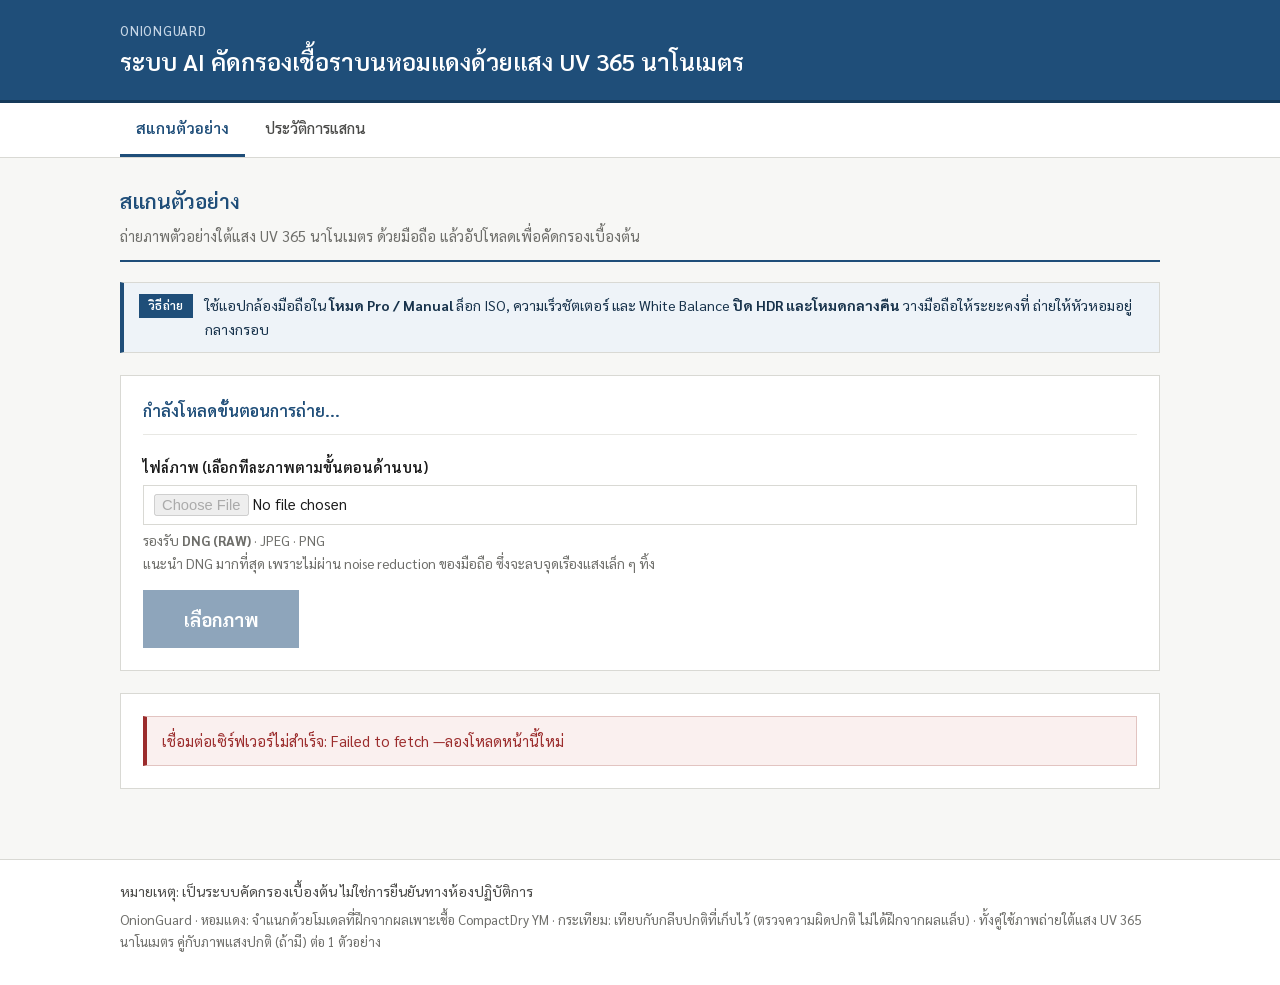
<file: web-static/index.html>
<!DOCTYPE html>
<html lang="th">
<head>
<meta charset="utf-8">
<meta name="viewport" content="width=device-width, initial-scale=1">
<title>สแกนตัวอย่าง — OnionGuard</title>
<link rel="preconnect" href="https://fonts.googleapis.com">
<link rel="preconnect" href="https://fonts.gstatic.com" crossorigin>
<link href="https://fonts.googleapis.com/css2?family=Sarabun:wght@400;500;600;700&display=swap" rel="stylesheet">
<link rel="stylesheet" href="style.css">
</head>
<body>

<header class="masthead">
  <div class="container masthead-inner">
    <div class="masthead-titles">
      <p class="masthead-eyebrow">OnionGuard</p>
      <h1 class="masthead-title" id="project-title">ระบบ AI คัดกรองเชื้อราบนหอมแดงด้วยแสง UV 365 นาโนเมตร</h1>
    </div>
  </div>
</header>

<nav class="mainnav">
  <div class="container mainnav-inner">
    <a href="/" class="navlink is-active">สแกนตัวอย่าง</a>
    <a href="/history" class="navlink">ประวัติการแสกน</a>
  </div>
</nav>

<main class="container main">
  <div class="mockbanner hidden" id="mock-banner" role="status">
    <span class="mockbanner-tag">ข้อมูลจำลอง</span>
    <span>ขณะนี้ระบบใช้ <strong>ข้อมูลจำลอง (mock data)</strong> ทั้งหมด ยังไม่ใช่ภาพถ่ายจริงจากกล่อง UV
      ตัวเลขประสิทธิภาพทุกค่าบนเว็บนี้ใช้เพื่อทดสอบระบบเท่านั้น <strong>ยังไม่มีความหมายเชิงความแม่นยำ</strong></span>
  </div>

  <div class="pagehead">
    <h2>สแกนตัวอย่าง</h2>
    <p>ถ่ายภาพตัวอย่างใต้แสง UV 365 นาโนเมตร ด้วยมือถือ แล้วอัปโหลดเพื่อคัดกรองเบื้องต้น</p>
  </div>

  <!-- ขั้นที่ 1: ยังไม่ได้เลือกไฟล์ -->
  <div id="stage-upload">
    <div class="camerabar camerabar-info">
      <span class="camerabar-tag">วิธีถ่าย</span>
      <span>
        ใช้แอปกล้องมือถือใน <strong>โหมด Pro / Manual</strong> ล็อก ISO, ความเร็วชัตเตอร์ และ White Balance
        <strong>ปิด HDR และโหมดกลางคืน</strong> วางมือถือให้ระยะคงที่ ถ่ายให้หัวหอมอยู่กลางกรอบ
      </span>
    </div>

    <div class="panel">
      <h3 class="panel-title" id="upload-heading">กำลังโหลดขั้นตอนการถ่าย...</h3>
      <p class="stepcount" id="step-count"></p>
      <p class="stepprompt" id="step-prompt"></p>

      <!-- ตัวเลือกชนิดพืช: ซ่อนไว้จนกว่าเซิร์ฟเวอร์จะบอกว่ามีให้เลือกมากกว่าหนึ่งชนิด
           รายการมาจาก /capture/status?dataset=public ไม่ได้เขียนตายไว้ที่นี่
           เพราะพืชที่คัดกรองได้ "ตอนนี้" ขึ้นกับว่ามีโมเดลพร้อมหรือไม่ -->
      <div class="field hidden" id="crop-field">
        <span class="field-label">ชนิดพืช</span>
        <div class="cropchoice" id="crop-choice"></div>
        <p class="field-hint">เลือกก่อนอัปโหลด — เปลี่ยนกลางคันไม่ได้ ต้องเริ่มใหม่</p>
        <div class="notebox hidden" id="crop-note"></div>
      </div>

      <div class="field">
        <label class="field-label" for="images">ไฟล์ภาพ (เลือกทีละภาพตามขั้นตอนด้านบน)</label>
        <input type="file" id="images" accept="image/*,.dng" disabled>
        <p class="field-hint">
          รองรับ <strong>DNG (RAW)</strong> · JPEG · PNG
          <br>แนะนำ DNG มากที่สุด เพราะไม่ผ่าน noise reduction ของมือถือ ซึ่งจะลบจุดเรืองแสงเล็ก ๆ ทิ้ง
        </p>
      </div>

      <div id="upload-shots-wrap" class="hidden">
        <p class="shots-label">เลือกแล้ว</p>
        <div class="previewgrid" id="upload-shots-grid"></div>
      </div>

      <div class="capture-actions">
        <button type="button" class="btn btn-capture" id="upload-btn" disabled>เลือกภาพ</button>
        <button type="button" class="btn btn-secondary hidden" id="skip-btn">ข้ามขั้นตอนนี้ (ไม่มีภาพ)</button>
        <span class="statustext" id="status-text"></span>
      </div>
    </div>
  </div>

  <!-- ขั้นที่ 2: ตรวจสอบภาพก่อนประมวลผล -->
  <div class="panel hidden" id="stage-review">
    <h3 class="panel-title">ตรวจสอบภาพก่อนประมวลผล</h3>
    <p class="previewhint">ระบบหาตำแหน่งหัวหอมอัตโนมัติ แล้วครอบ+ย่อให้อยู่กลางกรอบขนาดเท่ากันทุกภาพ — ตรวจว่าคมชัดและเห็นครบทั้งหัว</p>
    <div id="framing-warning" class="warnbox hidden"></div>
    <div class="previewgrid" id="preview-grid"></div>

    <div class="capture-actions" style="margin-top:20px;">
      <button type="button" class="btn btn-capture" id="proceed-btn">ดำเนินการต่อ</button>
      <button type="button" class="btn btn-secondary btn-retake" id="cancel-btn">ยกเลิก</button>
      <span class="statustext" id="review-status"></span>
    </div>
  </div>

  <!-- ขั้นที่ 3: ผลลัพธ์ -->
  <div class="hidden" id="stage-result">
    <div class="resultlayout">

      <div class="panel resultlayout-image">
        <h3 class="panel-title">ภาพผลการตรวจ</h3>
        <figure class="overlay-figure">
          <img id="result-img" alt="ภาพผลการตรวจจับ">
          <figcaption id="result-caption"></figcaption>
        </figure>
        <div class="capture-actions" style="margin-top:14px;">
          <button type="button" class="btn btn-secondary" id="toggle-btn">ซ่อนวงจุดที่ตรวจพบ</button>
        </div>
      </div>

      <div class="panel resultlayout-info">
        <h3 class="panel-title">ผลการคัดกรอง</h3>

        <p class="result-sample" id="result-sample"></p>
        <div class="result-headline">
          <p class="result-label" id="result-label"></p>
        </div>

        <div class="result-figures">
          <div class="figure-block">
            <p class="figure-label">ความมั่นใจ</p>
            <p class="figure-value" id="result-confidence"></p>
          </div>
          <div class="figure-block">
            <p class="figure-label">เวลาประมวลผล</p>
            <p class="figure-value" id="result-time"></p>
          </div>
          <div class="figure-block">
            <p class="figure-label">จุดเล็กคมชัดที่ตรวจพบ</p>
            <p class="figure-value" id="result-blobs"></p>
          </div>
        </div>

        <!-- คำแนะนำว่าควรทำอะไรต่อ ไม่ใช่คำรับรองความปลอดภัย -->
        <section class="advice hidden" id="advice-box" aria-live="polite">
          <h4 class="advice-title" id="advice-headline"></h4>
          <p class="advice-reason hidden" id="advice-reason"></p>
          <ol class="advice-steps" id="advice-steps"></ol>
          <p class="advice-note" id="advice-note"></p>
        </section>

        <div id="exif-box" class="hidden"></div>
        <div id="partial-warning" class="warnbox hidden"></div>
        <div class="notebox" id="result-disclaimer"></div>
      </div>

    </div>

    <div class="restart-row">
      <button type="button" class="btn btn-capture" id="restart-btn">เริ่มใหม่</button>
    </div>
  </div>

  <div id="error-panel" class="panel hidden">
    <div class="errorbox" id="error-text"></div>
  </div>
</main>

<footer class="sitefooter">
  <div class="container">
    <p id="footer-disclaimer">หมายเหตุ: เป็นระบบคัดกรองเบื้องต้น ไม่ใช่การยืนยันทางห้องปฏิบัติการ</p>
    <p class="sitefooter-meta">OnionGuard · หอมแดง: จำแนกด้วยโมเดลที่ฝึกจากผลเพาะเชื้อ CompactDry YM ·
      กระเทียม: เทียบกับกลีบปกติที่เก็บไว้ (ตรวจความผิดปกติ ไม่ได้ฝึกจากผลแล็บ) ·
      ทั้งคู่ใช้ภาพถ่ายใต้แสง UV 365 นาโนเมตร คู่กับภาพแสงปกติ (ถ้ามี) ต่อ 1 ตัวอย่าง</p>
  </div>
</footer>

<script src="config.js"></script>
<script src="common.js"></script>
<script>
(function () {
  const stageUpload = document.getElementById('stage-upload');
  const stageReview = document.getElementById('stage-review');
  const stageResult = document.getElementById('stage-result');

  const input = document.getElementById('images');
  const uploadBtn = document.getElementById('upload-btn');
  const skipBtn = document.getElementById('skip-btn');
  const proceedBtn = document.getElementById('proceed-btn');
  const cancelBtn = document.getElementById('cancel-btn');
  const restartBtn = document.getElementById('restart-btn');
  const toggleBtn = document.getElementById('toggle-btn');

  const uploadHeading = document.getElementById('upload-heading');
  const stepCount = document.getElementById('step-count');
  const stepPrompt = document.getElementById('step-prompt');
  const uploadShotsWrap = document.getElementById('upload-shots-wrap');
  const uploadShotsGrid = document.getElementById('upload-shots-grid');

  const statusText = document.getElementById('status-text');
  const reviewStatus = document.getElementById('review-status');
  const previewGrid = document.getElementById('preview-grid');
  const errorPanel = document.getElementById('error-panel');
  const errorText = document.getElementById('error-text');
  const resultImg = document.getElementById('result-img');
  const resultCaption = document.getElementById('result-caption');

  const cropField = document.getElementById('crop-field');
  const cropChoice = document.getElementById('crop-choice');
  const cropNote = document.getElementById('crop-note');

  let TOTAL = 0;
  let FIRST_STEP = null;
  let CROPS = [];
  let sessionId = null;
  let busy = true; // stays busy until /capture/status has loaded
  let images = { overlay: null, clean: null };
  let showingOverlay = true;
  let acceptedItems = [];
  let issueList = [];
  let currentRequired = true;

  // ---- ชนิดพืช ----
  // ล็อกทันทีที่อัปโหลดภาพแรก เพราะเซิร์ฟเวอร์ไม่ให้เปลี่ยนพืชกลางเซสชันอยู่แล้ว
  // (ภาพหัวเดียวกันจะถูกบันทึกผิดชนิด) หน้าเว็บจึงต้องไม่เปิดให้กดจนโดนปฏิเสธ
  function cropRadios() {
    return Array.from(cropChoice.querySelectorAll('input[name="crop"]'));
  }

  function currentCrop() {
    const picked = cropRadios().find(function (r) { return r.checked; });
    return picked ? picked.value : null;
  }

  function lockCrop(locked) {
    cropRadios().forEach(function (r, i) {
      const c = CROPS[i] || {};
      // ปลดล็อกได้เฉพาะพืชที่คัดกรองได้จริง ๆ เท่านั้น
      r.disabled = locked || c.available === false;
    });
  }

  // ข้อความบอกขั้นตอนพูดถึง "หัวหอม" หรือ "กลีบกระเทียม" ตามพืชที่เลือก
  // (เซิร์ฟเวอร์ส่ง prompt_template ที่ยังมี {subject} มาให้แทนค่าเอง)
  function promptFor(step) {
    const picked = cropRadios().find(function (r) { return r.checked; });
    const word = picked ? (picked.dataset.subjectWord || '') : '';
    const t = (step && (step.prompt_template || step.prompt)) || '';
    return word ? t.split('{subject}').join(word) : t;
  }

  function refreshCropNote() {
    const picked = cropRadios().find(function (r) { return r.checked; });
    const note = picked ? (picked.dataset.note || '') : '';
    cropNote.textContent = note;
    cropNote.classList.toggle('hidden', !note);
    // เปลี่ยนพืชได้ก่อนอัปโหลดภาพแรกเท่านั้น ตอนนั้นจึงยังอยู่ขั้นตอนแรกเสมอ
    if (!sessionId && FIRST_STEP) stepPrompt.textContent = promptFor(FIRST_STEP);
  }

  function renderCrops(crops) {
    CROPS = crops || [];
    cropChoice.innerHTML = '';
    let firstAvailable = null;
    CROPS.forEach(function (c) {
      const label = document.createElement('label');
      label.className = 'cropoption';
      const radio = document.createElement('input');
      radio.type = 'radio';
      radio.name = 'crop';
      radio.value = c.id;
      radio.dataset.note = c.note || '';
      radio.dataset.subjectWord = c.subject_word || '';
      // พืชที่ตอนนี้ยังคัดกรองไม่ได้ยังโชว์อยู่ แต่กดไม่ได้ และบอกเหตุผล —
      // ตัวเลือกที่หายไปเฉย ๆ ทำให้แยกไม่ออกว่า "ยังไม่มีฟีเจอร์นี้" กับ
      // "โมเดลใช้ไม่ได้ตอนนี้" ต่างกันอย่างไร
      if (c.available === false) {
        radio.disabled = true;
        radio.dataset.note = c.unavailable_reason || c.note || '';
      } else if (!firstAvailable) {
        firstAvailable = radio;
      }
      radio.addEventListener('change', refreshCropNote);
      const span = document.createElement('span');
      span.textContent = c.label;
      label.appendChild(radio); label.appendChild(span);
      cropChoice.appendChild(label);
    });
    if (firstAvailable) firstAvailable.checked = true;
    cropField.classList.toggle('hidden', CROPS.length === 0);
    refreshCropNote();
  }

  function showError(m) { errorText.textContent = m; errorPanel.classList.remove('hidden'); }
  function clearError() { errorPanel.classList.add('hidden'); }

  function setStage(name) {
    stageUpload.classList.toggle('hidden', name !== 'upload');
    stageReview.classList.toggle('hidden', name !== 'review');
    stageResult.classList.toggle('hidden', name !== 'result');
    window.scrollTo({ top: 0, behavior: 'smooth' });
  }

  function refreshSkipBtn() {
    skipBtn.classList.toggle('hidden', currentRequired);
    skipBtn.disabled = busy;
  }

  function setBusy(on, el, msg) {
    busy = on;
    if (!on) { refreshUploadBtn(); } else { uploadBtn.disabled = true; }
    proceedBtn.disabled = on;
    cancelBtn.disabled = on;
    refreshSkipBtn();
    if (el) el.textContent = msg || '';
  }

  function refreshUploadBtn() {
    uploadBtn.disabled = busy || !(input.files && input.files.length);
  }
  input.addEventListener('change', refreshUploadBtn);

  function renderUploadShots() {
    uploadShotsGrid.innerHTML = '';
    acceptedItems.forEach(function (item) {
      const fig = document.createElement('figure');
      fig.style.margin = '0';
      const img = document.createElement('img');
      img.src = item.preview;
      img.alt = 'ภาพ ' + item.id;
      const cap = document.createElement('figcaption');
      cap.textContent = item.id;
      fig.appendChild(img); fig.appendChild(cap);
      uploadShotsGrid.appendChild(fig);
    });
    uploadShotsGrid.dataset.count = acceptedItems.length;
    uploadShotsWrap.classList.toggle('hidden', acceptedItems.length === 0);
  }

  function goToReview() {
    previewGrid.innerHTML = '';
    acceptedItems.forEach(function (item) {
      const fig = document.createElement('figure');
      fig.style.margin = '0';
      const img = document.createElement('img');
      img.src = item.preview;
      img.alt = 'ภาพ ' + item.id;
      const cap = document.createElement('figcaption');
      cap.textContent = item.id;
      fig.appendChild(img); fig.appendChild(cap);
      previewGrid.appendChild(fig);
    });
    previewGrid.dataset.count = acceptedItems.length;

    const fw = document.getElementById('framing-warning');
    if (issueList.length) {
      fw.innerHTML = '<strong>ปัญหาการจัดกรอบภาพ:</strong><br>· ' + issueList.join('<br>· ');
      fw.classList.remove('hidden');
    } else { fw.classList.add('hidden'); }

    setStage('review');
  }

  // ---- ขั้น 1 : อัปโหลดทีละภาพ วนจนครบทุกขั้นตอน แล้วค่อยไปหน้าตรวจสอบ ----
  uploadBtn.addEventListener('click', function () {
    if (busy) return;
    const files = Array.from(input.files || []);
    if (!files.length) { showError('ยังไม่ได้เลือกไฟล์'); return; }

    clearError();
    setBusy(true, statusText, 'กำลังอัปโหลด...');

    const fd = new FormData();
    files.forEach(function (f) { fd.append('images', f); });
    if (sessionId) {
      fd.append('session_id', sessionId);
    } else if (currentCrop()) {
      // ส่งเฉพาะภาพแรกของเซสชัน หลังจากนั้นชนิดพืชถูกผูกกับเซสชันไปแล้ว
      fd.append('crop', currentCrop());
    }

    apiFetch('/public/capture', { method: 'POST', body: fd }, statusText)
      .then(function (r) { return r.json().then(function (d) { return { ok: r.ok, data: d }; }); })
      .then(function (res) {
        if (!res.ok) { showError(res.data.error || 'อัปโหลดไม่สำเร็จ'); setBusy(false, statusText, ''); return; }
        const d = res.data;
        sessionId = d.session_id;

        lockCrop(true);
        acceptedItems = acceptedItems.concat(d.accepted);
        d.accepted.forEach(function (item) {
          (item.warnings || []).forEach(function (w) { issueList.push(item.id + ': ' + w); });
        });
        renderUploadShots();

        input.value = '';
        setBusy(false, statusText, '');

        if (d.all_captured) {
          goToReview();
        } else {
          currentRequired = d.next_step.required !== false;
          stepCount.textContent = 'ขั้นตอนที่ ' + d.next_step.step_number + ' จาก ' + d.next_step.total_steps;
          stepPrompt.textContent = promptFor(d.next_step);
          uploadBtn.textContent = d.next_step.button;
          uploadBtn.disabled = true;
          refreshSkipBtn();
        }
      })
      .catch(function (e) { showError('เชื่อมต่อไม่สำเร็จ: ' + e.message); setBusy(false, statusText, ''); });
  });

  // ---- ข้ามขั้นตอนที่ไม่บังคับ (เช่น ภาพแสงปกติ) ----
  skipBtn.addEventListener('click', function () {
    if (busy || currentRequired) return;
    clearError();
    setBusy(true, statusText, 'กำลังข้ามขั้นตอน...');

    apiFetch('/public/capture/skip', {
      method: 'POST',
      headers: { 'Content-Type': 'application/json' },
      body: JSON.stringify({ session_id: sessionId })
    }, statusText)
      .then(function (r) { return r.json().then(function (d) { return { ok: r.ok, data: d }; }); })
      .then(function (res) {
        if (!res.ok) { showError(res.data.error || 'ข้ามขั้นตอนไม่สำเร็จ'); setBusy(false, statusText, ''); return; }
        const d = res.data;
        setBusy(false, statusText, '');
        if (d.all_captured) {
          goToReview();
        } else {
          currentRequired = d.next_step.required !== false;
          stepCount.textContent = 'ขั้นตอนที่ ' + d.next_step.step_number + ' จาก ' + d.next_step.total_steps;
          stepPrompt.textContent = promptFor(d.next_step);
          uploadBtn.textContent = d.next_step.button;
          uploadBtn.disabled = true;
          refreshSkipBtn();
        }
      })
      .catch(function (e) { showError('เชื่อมต่อไม่สำเร็จ: ' + e.message); setBusy(false, statusText, ''); });
  });

  // ---- ขั้น 2 : ยกเลิก -> กลับไปขั้น 1 ----
  cancelBtn.addEventListener('click', function () {
    if (busy) return;
    resetAll();
  });

  // ---- ขั้น 2 -> 3 : ประมวลผล ----
  proceedBtn.addEventListener('click', function () {
    if (busy) return;
    clearError();
    setBusy(true, reviewStatus, 'กำลังประมวลผล...');

    apiFetch('/public/predict-session', {
      method: 'POST',
      headers: { 'Content-Type': 'application/json' },
      body: JSON.stringify({ session_id: sessionId })
    }, reviewStatus)
      .then(function (r) { return r.json().then(function (d) { return { ok: r.ok, data: d }; }); })
      .then(function (res) {
        if (!res.ok) { showError(res.data.error || 'ประมวลผลไม่สำเร็จ'); setBusy(false, reviewStatus, ''); return; }
        renderResult(res.data);
        setBusy(false, reviewStatus, '');
        setStage('result');
      })
      .catch(function (e) { showError('เชื่อมต่อไม่สำเร็จ: ' + e.message); setBusy(false, reviewStatus, ''); });
  });

  // ---- สลับภาพวงจุด / ไม่วงจุด ----
  // คำแนะนำหลังสแกน — บอกว่าควรทำอะไรต่อ ไม่ใช่รับรองว่าปลอดภัย
  // ข้อความทั้งหมดมาจากเซิร์ฟเวอร์ (config.json > advice) ไม่ได้เขียนซ้ำไว้ที่นี่
  // เพื่อไม่ให้สองที่พูดไม่ตรงกัน
  function renderAdvice(a) {
    const box = document.getElementById('advice-box');
    if (!a) { box.classList.add('hidden'); return; }

    box.className = 'advice is-' + a.level;
    document.getElementById('advice-headline').textContent = a.headline;

    const reasonEl = document.getElementById('advice-reason');
    if (a.reason) {
      reasonEl.textContent = 'สาเหตุ: ' + a.reason;
      reasonEl.classList.remove('hidden');
    } else {
      reasonEl.classList.add('hidden');
    }

    const steps = document.getElementById('advice-steps');
    steps.innerHTML = '';
    (a.steps || []).forEach(function (s) {
      const li = document.createElement('li');
      li.textContent = s;
      steps.appendChild(li);
    });

    document.getElementById('advice-note').textContent = a.note || '';
  }

  function applyImage() {
    if (showingOverlay) {
      resultImg.src = images.overlay;
      toggleBtn.textContent = 'ซ่อนวงจุดที่ตรวจพบ';
      resultCaption.textContent =
        'วงสีเหลือง = จุดเล็กขอบคมที่ตรวจพบ · วงสีม่วงแดง = ปื้นขนาดใหญ่ขอบเบลอ';
    } else {
      resultImg.src = images.clean || images.overlay;
      toggleBtn.textContent = 'แสดงวงจุดที่ตรวจพบ';
      resultCaption.textContent = images.clean
        ? 'ภาพต้นฉบับที่ครอบแล้ว ยังไม่ได้วงจุด'
        : 'ไม่มีภาพต้นฉบับสำรอง';
    }
  }
  toggleBtn.addEventListener('click', function () {
    showingOverlay = !showingOverlay;
    applyImage();
  });

  function renderResult(d) {
    const isFound = d.label === 1;

    images.overlay = d.overlay_image;
    images.clean = d.clean_image;
    showingOverlay = true;
    applyImage();
    toggleBtn.disabled = !d.clean_image;

    const sEl = document.getElementById('result-sample');
    // Server-generated code — shown so a result can be found again in the
    // history page, not typed in by the user.
    let stxt = d.sample_code ? ('รหัสอ้างอิง ' + d.sample_code) : '';
    if (d.crop_label) stxt += (stxt ? ' · ' : '') + d.crop_label;
    if (d.saved_to_db && !d.saved_to_db.ok) {
      stxt += ' — ⚠ บันทึกลงฐานข้อมูลไม่สำเร็จ: ' + (d.saved_to_db.reason || '');
    } else if (d.saved_to_db && d.saved_to_db.ok) {
      stxt += ' · บันทึกลงฐานข้อมูลแล้ว';
    }
    sEl.textContent = stxt;

    const labelEl = document.getElementById('result-label');
    labelEl.textContent = d.label_text;
    labelEl.className = 'result-label ' + (isFound ? 'is-found' : 'is-clear');

    const confEl = document.getElementById('result-confidence');
    confEl.innerHTML = d.confidence_pct.toFixed(1) + '<span class="figure-unit">%</span>';
    confEl.className = 'figure-value ' + (isFound ? 'is-found' : 'is-clear');

    document.getElementById('result-time').innerHTML =
      d.processing_time.toFixed(2) + '<span class="figure-unit"> วินาที</span>';
    document.getElementById('result-blobs').textContent = d.n_small_blobs;

    renderAdvice(d.advice);

    // ความคงที่ของค่ากล้อง
    const ex = document.getElementById('exif-box');
    const parts = [];
    let worst = 'consistent';
    const SKIP = ['disabled', 'not_applicable'];
    if (d.exif_check && !SKIP.includes(d.exif_check.status)) {
      parts.push('EXIF: ' + d.exif_check.message);
      if (d.exif_check.status === 'inconsistent') worst = 'inconsistent';
      else if (d.exif_check.status === 'unknown' && worst === 'consistent') worst = 'unknown';
    }
    if (d.background_check && !SKIP.includes(d.background_check.status)) {
      parts.push('พื้นหลัง: ' + d.background_check.message);
      if (d.background_check.status === 'inconsistent') worst = 'inconsistent';
    }
    if (d.scale_check && !SKIP.includes(d.scale_check.status)) {
      parts.push('ขนาดระหว่างมุม: ' + d.scale_check.message);
      if (d.scale_check.status === 'inconsistent') worst = 'inconsistent';
    }
    if (d.framing_failed_views && d.framing_failed_views.length) {
      parts.push('หาตำแหน่งหัวหอมไม่สำเร็จในมุม ' + d.framing_failed_views.join(', ') +
                 ' — ใช้กรอบกลางภาพแทน');
      worst = 'inconsistent';
    }
    if (parts.length) {
      ex.className = (worst === 'consistent') ? 'okbox' : 'warnbox';
      ex.innerHTML = '<strong>ความคงที่ของค่ากล้อง:</strong><br>· ' + parts.join('<br>· ');
      ex.classList.remove('hidden');
    } else { ex.classList.add('hidden'); }

    // ข้อจำกัดของผล
    const warn = document.getElementById('partial-warning');
    const notes = [];
    if (d.ood_check && d.ood_check.status === 'out_of_range') notes.push(d.ood_check.message);
    // กระเทียมตรวจแบบเทียบกับ "ของปกติ" ต้องบอกให้ชัดว่าเทียบกับอะไร
    // เพราะระบบยังไม่เคยเห็นกลีบที่ผลแล็บยืนยันว่าพบเชื้อเลยแม้แต่กลีบเดียว
    if (d.anomaly) {
      notes.push('ผลนี้ได้จากการเทียบกับกลีบกระเทียมปกติ ' + d.anomaly.n_baseline_samples +
        ' ตัวอย่าง — ระบบยังไม่เคยเห็นกลีบที่ผลแล็บยืนยันว่าพบเชื้อ จึงบอกได้ว่า “ต่างจากปกติ” ' +
        'ไม่ใช่การระบุว่าเป็นเชื้อชนิดใด');
      if (isFound && d.anomaly.top_features && d.anomaly.top_features.length) {
        notes.push('ค่าที่ต่างจากปกติมากที่สุด: ' + d.anomaly.top_features.map(function (f) {
          return f.label + ' (ห่างจากค่ากลาง ' + f.z.toFixed(1) + ' เท่าของช่วงปกติ)';
        }).join(' · '));
      }
    }
    if (d.borderline && d.anomaly) {
      notes.push('ผลนี้ก้ำกึ่ง — ความต่างจากปกติอยู่ที่ ' + d.anomaly.score.toFixed(2) +
        ' ขณะที่เกณฑ์คือ ' + d.anomaly.threshold.toFixed(2) +
        ' ซึ่งเกือบเท่ากัน ควรถ่ายซ้ำหรือส่งเพาะเชื้อยืนยัน');
    } else if (d.borderline) {
      notes.push('ผลนี้ก้ำกึ่ง — โมเดลให้ความน่าจะเป็นฝั่ง “พบ” ที่ ' +
        (d.proba_positive * 100).toFixed(1) + '% ซึ่งเอนไปทางพบ แต่ยังไม่ถึงเกณฑ์ ' +
        (d.decision_threshold * 100).toFixed(1) + '% จึงรายงานว่าไม่พบ ควรตรวจซ้ำหรือส่งเพาะเชื้อยืนยัน');
    }
    if (d.partial_views) {
      notes.push('ใช้ภาพเพียง ' + d.n_views_used + ' มุม แต่โมเดลฝึกด้วย ' +
        d.expected_views + ' มุมต่อหัว');
    }
    if (d.is_mock_data) notes.push('โมเดลปัจจุบันฝึกจากข้อมูลจำลอง ยังไม่ได้ฝึกด้วยภาพจริง');
    if (notes.length) {
      warn.innerHTML = '<strong>ข้อจำกัดของผลนี้:</strong><br>· ' + notes.join('<br>· ');
      warn.classList.remove('hidden');
    } else { warn.classList.add('hidden'); }

    document.getElementById('result-disclaimer').textContent = d.disclaimer;
  }

  // ---- ยกเลิก / เริ่มใหม่: กลับสู่ขั้นตอนแรกเสมอ ----
  function resetAll() {
    sessionId = null;
    images = { overlay: null, clean: null };
    showingOverlay = true;
    acceptedItems = [];
    issueList = [];
    currentRequired = FIRST_STEP.required !== false;
    previewGrid.innerHTML = '';
    uploadShotsGrid.innerHTML = '';
    uploadShotsWrap.classList.add('hidden');
    input.value = '';
    lockCrop(false);
    refreshCropNote();
    uploadBtn.disabled = true;
    uploadBtn.textContent = FIRST_STEP.button;
    stepCount.textContent = 'ขั้นตอนที่ ' + FIRST_STEP.step_number + ' จาก ' + FIRST_STEP.total_steps;
    stepPrompt.textContent = promptFor(FIRST_STEP);
    clearError();
    refreshSkipBtn();
    document.getElementById('framing-warning').classList.add('hidden');
    setStage('upload');
  }
  restartBtn.addEventListener('click', resetAll);

  // ---- โหลดขั้นตอนการถ่ายจากเซิร์ฟเวอร์ก่อนเปิดให้ใช้งาน ----
  function initSteps() {
    setBusy(true, statusText, 'กำลังเชื่อมต่อเซิร์ฟเวอร์...');
    apiFetch('/capture/status?dataset=public', {}, statusText)
      .then(function (r) { return r.json(); })
      .then(function (d) {
        TOTAL = d.total_steps;
        FIRST_STEP = d.steps[0];
        renderCrops(d.crops);
        uploadHeading.textContent = 'เลือกภาพ ' + TOTAL + ' ภาพ ตามลำดับ';
        input.disabled = false;
        resetAll();
        setBusy(false, statusText, '');
      })
      .catch(function (e) {
        showError('เชื่อมต่อเซิร์ฟเวอร์ไม่สำเร็จ: ' + e.message + ' —ลองโหลดหน้านี้ใหม่');
        statusText.textContent = '';
      });
  }
  initSteps();
})();
</script>
</body>
</html>
</file>
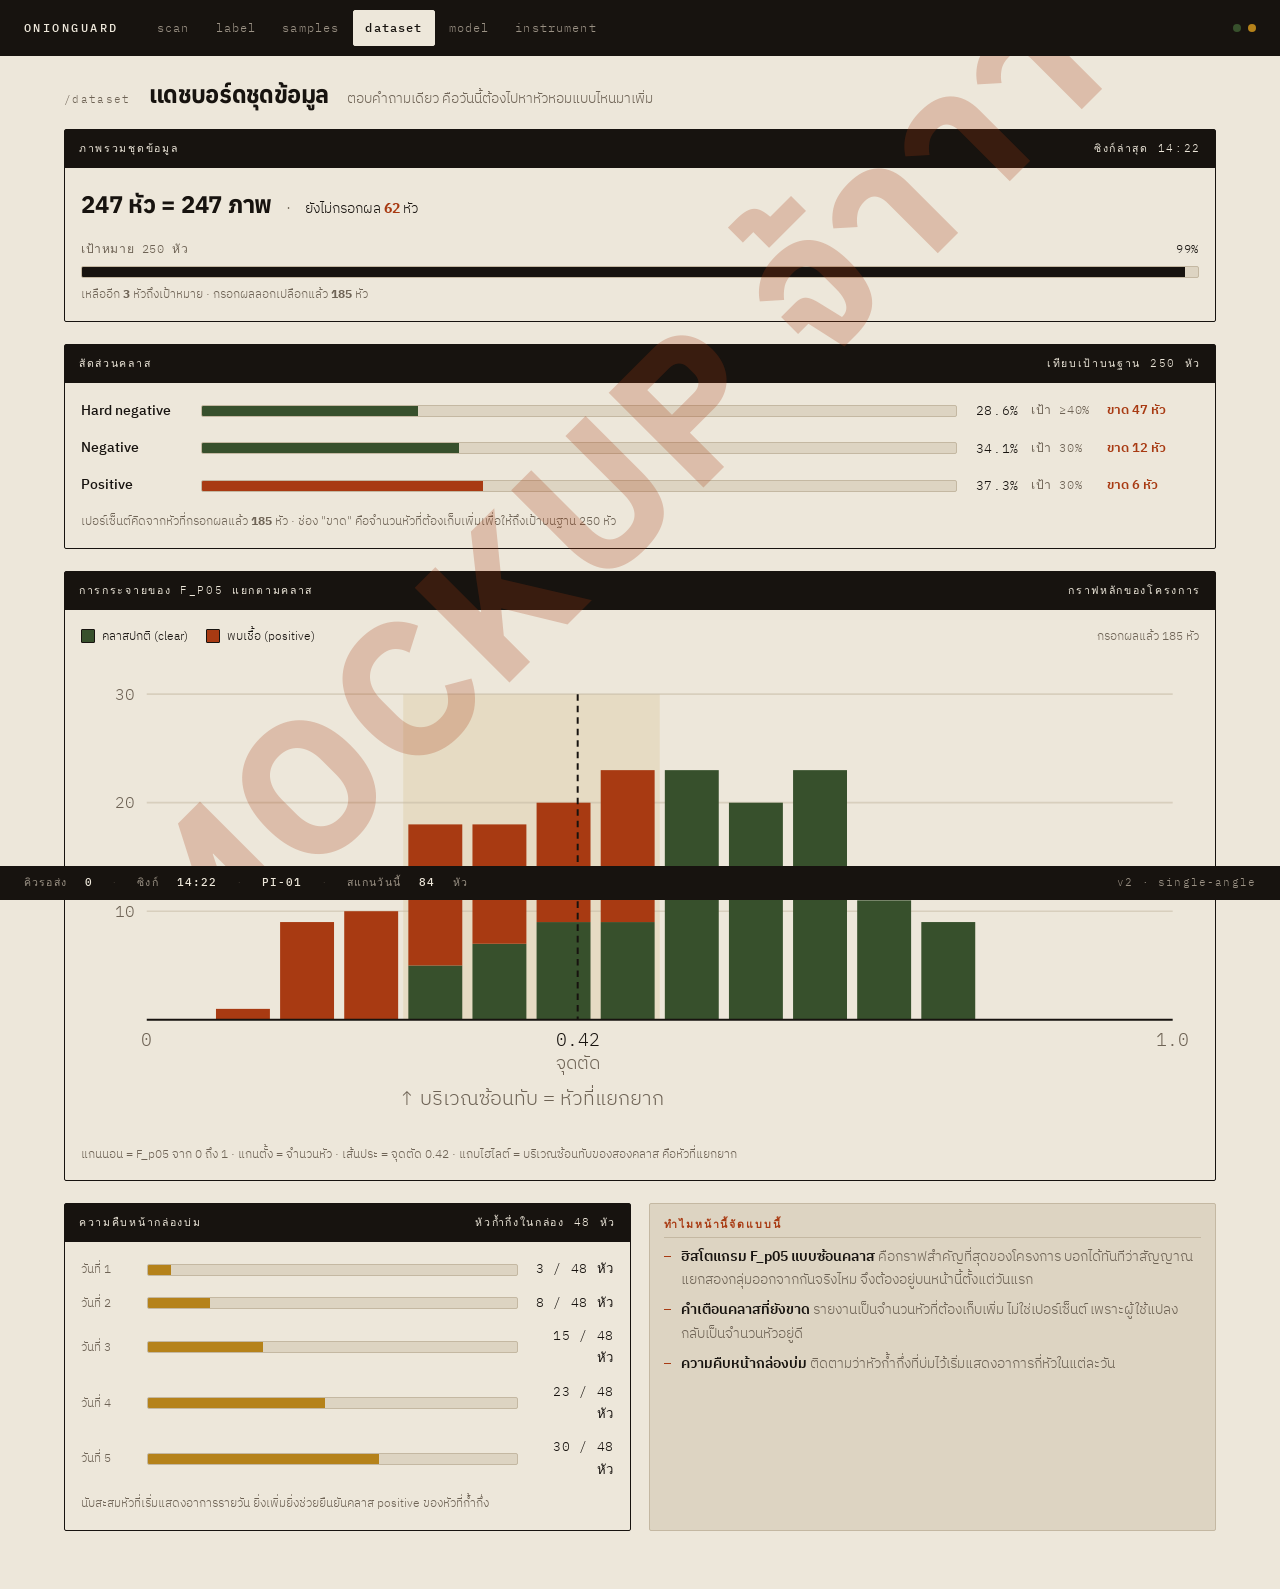
<file: dataset.html>
<!DOCTYPE html>
<html lang="th">
<head>
<meta charset="UTF-8">
<meta name="viewport" content="width=device-width, initial-scale=1.0">
<title>แดชบอร์ดชุดข้อมูล · OnionGuard</title>
<meta name="description" content="OnionGuard — คุมสัดส่วนคลาสและความคืบหน้าการเก็บข้อมูล">
<link rel="preconnect" href="https://fonts.googleapis.com">
<link rel="preconnect" href="https://fonts.gstatic.com" crossorigin>
<link href="https://fonts.googleapis.com/css2?family=Anuphan:wght@500;600;700&family=IBM+Plex+Mono:wght@400;500&family=IBM+Plex+Sans+Thai:wght@300;400;500;600&display=swap" rel="stylesheet">
<link rel="stylesheet" href="/assets/style.css">
</head>
<body>

<main class="page">
  <div class="phead">
    <span class="route">/dataset</span>
    <h1>แดชบอร์ดชุดข้อมูล</h1>
    <p class="sub">ตอบคำถามเดียว คือวันนี้ต้องไปหาหัวหอมแบบไหนมาเพิ่ม</p>
  </div>

  <div class="stack-lg">

    <!-- 1. ภาพรวม + ความคืบหน้าไปยังเป้าหมาย -->
    <div class="card">
      <div class="card-h">ภาพรวมชุดข้อมูล<span class="push" id="sumMeta"></span></div>
      <div class="card-b stack">
        <div class="row" style="gap:6px 14px;align-items:baseline" id="sumLine"></div>
        <div>
          <div class="row" style="justify-content:space-between;margin-bottom:6px">
            <span class="tiny mono muted" id="sumTarget"></span>
            <span class="tiny mono" id="sumPct" style="color:var(--ink)"></span>
          </div>
          <div class="bar"><span id="sumBar"></span></div>
          <p class="tiny muted" id="sumNote" style="margin-top:6px"></p>
        </div>
      </div>
    </div>

    <!-- 2. สัดส่วนคลาส — คำเตือนเป็นจำนวนหัว ไม่ใช่เปอร์เซ็นต์ -->
    <div class="card">
      <div class="card-h">สัดส่วนคลาส<span class="push">เทียบเป้าบนฐาน 250 หัว</span></div>
      <div class="card-b">
        <div class="tbl-scroll"><div id="cbal" style="min-width:440px;display:grid;gap:13px"></div></div>
        <p class="tiny muted" style="margin-top:13px">เปอร์เซ็นต์คิดจากหัวที่กรอกผลแล้ว <b id="cbalBase"></b> หัว · ช่อง "ขาด" คือจำนวนหัวที่ต้องเก็บเพิ่มเพื่อให้ถึงเป้าบนฐาน 250 หัว</p>
      </div>
    </div>

    <!-- 3. ฮิสโตแกรมซ้อนคลาสของ F_p05 — กราฟหลักของโครงการ -->
    <div class="card">
      <div class="card-h">การกระจายของ F_p05 แยกตามคลาส<span class="push">กราฟหลักของโครงการ</span></div>
      <div class="card-b stack">
        <div class="row" id="histLegend" style="gap:8px 18px;align-items:center"></div>
        <div id="hist"></div>
        <p class="tiny muted" id="histCap"></p>
      </div>
    </div>

    <!-- 4 + 5. กล่องบ่ม และเหตุผลของการจัดหน้า -->
    <div class="g2">
      <div class="card">
        <div class="card-h">ความคืบหน้ากล่องบ่ม<span class="push" id="incMeta"></span></div>
        <div class="card-b">
          <div class="tbl-scroll"><div id="inc" style="min-width:300px;display:grid;gap:11px"></div></div>
          <p class="tiny muted" id="incCap" style="margin-top:12px"></p>
        </div>
      </div>
      <div class="panel">
        <h4 class="lbl">ทำไมหน้านี้จัดแบบนี้</h4>
        <ul class="tick">
          <li><b>ฮิสโตแกรม F_p05 แบบซ้อนคลาส</b> คือกราฟสำคัญที่สุดของโครงการ บอกได้ทันทีว่าสัญญาณแยกสองกลุ่มออกจากกันจริงไหม จึงต้องอยู่บนหน้านี้ตั้งแต่วันแรก</li>
          <li><b>คำเตือนคลาสที่ยังขาด</b> รายงานเป็นจำนวนหัวที่ต้องเก็บเพิ่ม ไม่ใช่เปอร์เซ็นต์ เพราะผู้ใช้แปลงกลับเป็นจำนวนหัวอยู่ดี</li>
          <li><b>ความคืบหน้ากล่องบ่ม</b> ติดตามว่าหัวก้ำกึ่งที่บ่มไว้เริ่มแสดงอาการกี่หัวในแต่ละวัน</li>
        </ul>
      </div>
    </div>

  </div>
</main>

<script src="/assets/data.js"></script>
<script src="/assets/shell.js"></script>
<script>
(function(){
  'use strict';
  var OG=window.OG, Shell=window.Shell;
  var $=function(id){return document.getElementById(id)};

  var labeledTotal=OG.labeled.length;              // 185
  var pending=OG.pending.length;                   // 62

  /* ---------- 1. ภาพรวม ---------- */
  var rawPct=OG.TOTAL/OG.TARGET*100;               // 98.8
  $('sumLine').innerHTML=
    '<span style="font-family:\'Anuphan\',sans-serif;font-weight:700;font-size:1.5rem;letter-spacing:-.01em">'+
      OG.TOTAL+' หัว = '+OG.TOTAL+' ภาพ</span>'+
    '<span class="muted">·</span>'+
    '<span class="small">ยังไม่กรอกผล <b style="color:var(--rust)">'+pending+'</b> หัว</span>';
  $('sumTarget').textContent='เป้าหมาย '+OG.TARGET+' หัว';
  $('sumPct').textContent=Math.round(rawPct)+'%';
  $('sumBar').style.width=Math.min(100,rawPct).toFixed(1)+'%';
  $('sumNote').innerHTML='เหลืออีก <b>'+(OG.TARGET-OG.TOTAL)+'</b> หัวถึงเป้าหมาย · กรอกผลลอกเปลือกแล้ว <b>'+labeledTotal+'</b> หัว';
  $('sumMeta').textContent='ซิงก์ล่าสุด '+((Shell&&Shell.state)?Shell.state.sync:'—');

  /* ---------- 2. สัดส่วนคลาส (คำเตือนเป็นจำนวนหัว) ---------- */
  var c=OG.counts();                               // {hardneg,neg,pos}
  var CLS=[
    {key:'hardneg', target:0.40, tar:'เป้า ≥40%', color:'olive'},
    {key:'neg',     target:0.30, tar:'เป้า 30%',  color:'olive'},
    {key:'pos',     target:0.30, tar:'เป้า 30%',  color:'rust'}
  ];
  function cbalRow(o){
    var n=c[o.key];
    var pct=labeledTotal?n/labeledTotal*100:0;
    var need=Math.ceil(o.target*OG.TARGET);        // หัวที่ต้องมีบนฐาน 250
    var shortHeads=need-n;
    var warn=shortHeads>0
      ? '<span style="color:var(--rust);font-weight:600">ขาด '+shortHeads+' หัว</span>'
      : '<span style="color:var(--olive);font-weight:600">ครบเป้า</span>';
    return '<div style="display:flex;flex-wrap:nowrap;gap:12px;align-items:center">'+
      '<span style="flex:0 0 108px;font-size:.9rem;font-weight:500">'+OG.CLASS_TH[o.key]+'</span>'+
      '<div class="bar" style="flex:1 1 auto;min-width:56px"><span class="'+o.color+'" style="width:'+pct.toFixed(1)+'%"></span></div>'+
      '<span class="mono" style="flex:0 0 50px;text-align:right;font-size:.84rem;color:var(--ink)">'+pct.toFixed(1)+'%</span>'+
      '<span class="mono tiny muted" style="flex:0 0 64px">'+o.tar+'</span>'+
      '<span style="flex:0 0 92px;font-size:.84rem">'+warn+'</span>'+
    '</div>';
  }
  $('cbal').innerHTML=CLS.map(cbalRow).join('');
  $('cbalBase').textContent=labeledTotal;

  /* ---------- 3. ฮิสโตแกรม F_p05 ซ้อนคลาส (inline SVG) ---------- */
  var COL={ink:'#17130F',rule:'#C4B8A2',muted:'#6E6355',olive:'#37502C',rust:'#A83A12',ochre:'#B5821A'};
  function buildHist(){
    var h=OG.histogram(), bins=h.bins, cl=h.clear, po=h.pos, i;
    var W=680,H=280,mL=40,mR=16,mT=18,mB=64;
    var pw=W-mL-mR, ph=H-mT-mB, base=mT+ph;
    var max=0; for(i=0;i<bins;i++) max=Math.max(max,cl[i]+po[i]);
    var niceMax=Math.max(10,(Math.floor(max/10)+1)*10);   // เผื่อหัวแท่งไม่ชนขอบบน
    var sc=ph/niceMax, binW=pw/bins, gap=binW*0.16, w=binW-gap;
    var ovs=-1,ove=-1; for(i=0;i<bins;i++){ if(cl[i]>0&&po[i]>0){ if(ovs<0)ovs=i; ove=i; } }

    var s='<svg viewBox="0 0 '+W+' '+H+'" width="100%" height="auto" preserveAspectRatio="xMidYMid meet" '+
      'role="img" aria-label="ฮิสโตแกรมซ้อนคลาสของ F_p05 จำนวน 16 ช่อง คลาสปกติสีเขียวมะกอก คลาสพบเชื้อสีสนิม พร้อมเส้นจุดตัดที่ '+OG.THRESHOLD.toFixed(2)+'">';

    // บริเวณซ้อนทับ (ไฮไลต์จาง)
    if(ovs>=0){
      var zx=mL+ovs*binW, zw=(ove-ovs+1)*binW;
      s+='<rect x="'+zx.toFixed(1)+'" y="'+mT+'" width="'+zw.toFixed(1)+'" height="'+ph+'" fill="'+COL.ochre+'" opacity="0.12"/>';
    }
    // เส้นแนวนอน + ป้ายแกนตั้ง
    for(var g=10; g<=niceMax; g+=10){
      var gy=base-g*sc;
      s+='<line x1="'+mL+'" y1="'+gy.toFixed(1)+'" x2="'+(W-mR)+'" y2="'+gy.toFixed(1)+'" stroke="'+COL.rule+'" stroke-width="1" opacity="0.5"/>';
      s+='<text x="'+(mL-7)+'" y="'+(gy+3.5).toFixed(1)+'" text-anchor="end" font-family="\'IBM Plex Mono\',monospace" font-size="10" fill="'+COL.muted+'">'+g+'</text>';
    }
    // แท่งซ้อน: olive (คลาสปกติ) ล่าง, rust (พบเชื้อ) บน
    for(i=0;i<bins;i++){
      var x=mL+i*binW+gap/2, ch=cl[i]*sc, poh=po[i]*sc;
      if(ch>0)  s+='<rect x="'+x.toFixed(1)+'" y="'+(base-ch).toFixed(1)+'" width="'+w.toFixed(1)+'" height="'+ch.toFixed(1)+'" fill="'+COL.olive+'"/>';
      if(poh>0) s+='<rect x="'+x.toFixed(1)+'" y="'+(base-ch-poh).toFixed(1)+'" width="'+w.toFixed(1)+'" height="'+poh.toFixed(1)+'" fill="'+COL.rust+'"/>';
    }
    // เส้นฐาน
    s+='<line x1="'+mL+'" y1="'+base+'" x2="'+(W-mR)+'" y2="'+base+'" stroke="'+COL.ink+'" stroke-width="1.2"/>';
    // เส้นจุดตัด
    var tx=mL+OG.THRESHOLD*pw;
    s+='<line x1="'+tx.toFixed(1)+'" y1="'+mT+'" x2="'+tx.toFixed(1)+'" y2="'+base+'" stroke="'+COL.ink+'" stroke-width="1.2" stroke-dasharray="4 3"/>';
    // ป้ายแกนนอน
    s+='<text x="'+mL+'" y="'+(base+16)+'" text-anchor="middle" font-family="\'IBM Plex Mono\',monospace" font-size="11" fill="'+COL.muted+'">0</text>';
    s+='<text x="'+(mL+pw)+'" y="'+(base+16)+'" text-anchor="middle" font-family="\'IBM Plex Mono\',monospace" font-size="11" fill="'+COL.muted+'">1.0</text>';
    s+='<text x="'+tx.toFixed(1)+'" y="'+(base+16)+'" text-anchor="middle" font-family="\'IBM Plex Mono\',monospace" font-size="11" fill="'+COL.ink+'">'+OG.THRESHOLD.toFixed(2)+'</text>';
    s+='<text x="'+tx.toFixed(1)+'" y="'+(base+30)+'" text-anchor="middle" font-family="\'IBM Plex Sans Thai\',sans-serif" font-size="11" fill="'+COL.muted+'">จุดตัด</text>';
    // คำอธิบายชี้ไปยังบริเวณซ้อนทับ
    if(ovs>=0){
      var cx=mL+(ovs+ove+1)/2*binW;
      cx=Math.max(mL+80,Math.min(W-mR-80,cx));
      s+='<text x="'+cx.toFixed(1)+'" y="'+(base+52)+'" text-anchor="middle" font-family="\'IBM Plex Sans Thai\',sans-serif" font-size="12" fill="'+COL.muted+'">↑ บริเวณซ้อนทับ = หัวที่แยกยาก</text>';
    }
    s+='</svg>';
    return s;
  }
  function swatch(col){
    return '<span style="width:14px;height:14px;background:'+col+';border:1px solid var(--ink);border-radius:1px;display:inline-block;flex:0 0 auto"></span>';
  }
  $('histLegend').innerHTML=
    '<span class="tiny" style="display:inline-flex;align-items:center;gap:7px">'+swatch('var(--olive)')+'คลาสปกติ (clear)</span>'+
    '<span class="tiny" style="display:inline-flex;align-items:center;gap:7px">'+swatch('var(--rust)')+'พบเชื้อ (positive)</span>'+
    '<span class="tiny muted" style="margin-left:auto">กรอกผลแล้ว '+labeledTotal+' หัว</span>';
  $('hist').innerHTML=buildHist();
  $('histCap').textContent='แกนนอน = F_p05 จาก 0 ถึง 1 · แกนตั้ง = จำนวนหัว · เส้นประ = จุดตัด '+OG.THRESHOLD.toFixed(2)+' · แถบไฮไลต์ = บริเวณซ้อนทับของสองคลาส คือหัวที่แยกยาก';

  /* ---------- 4. ความคืบหน้ากล่องบ่ม (ข้อมูลจำลอง) ---------- */
  var incTotal=48;
  var incDays=[[1,3],[2,8],[3,15],[4,23],[5,30]];
  function incRow(day,n){
    var pct=n/incTotal*100;
    return '<div style="display:flex;flex-wrap:nowrap;gap:12px;align-items:center">'+
      '<span class="tiny muted" style="flex:0 0 54px">วันที่ '+day+'</span>'+
      '<div class="bar" style="flex:1 1 auto;min-width:48px"><span class="ochre" style="width:'+pct.toFixed(1)+'%"></span></div>'+
      '<span class="mono" style="flex:0 0 84px;text-align:right;font-size:.82rem;color:var(--ink)">'+n+' / '+incTotal+' หัว</span>'+
    '</div>';
  }
  $('inc').innerHTML=incDays.map(function(d){return incRow(d[0],d[1])}).join('');
  $('incMeta').textContent='หัวก้ำกึ่งในกล่อง '+incTotal+' หัว';
  $('incCap').textContent='นับสะสมหัวที่เริ่มแสดงอาการรายวัน ยิ่งเพิ่มยิ่งช่วยยืนยันคลาส positive ของหัวที่ก้ำกึ่ง';
})();
</script>
</body>
</html>
</file>
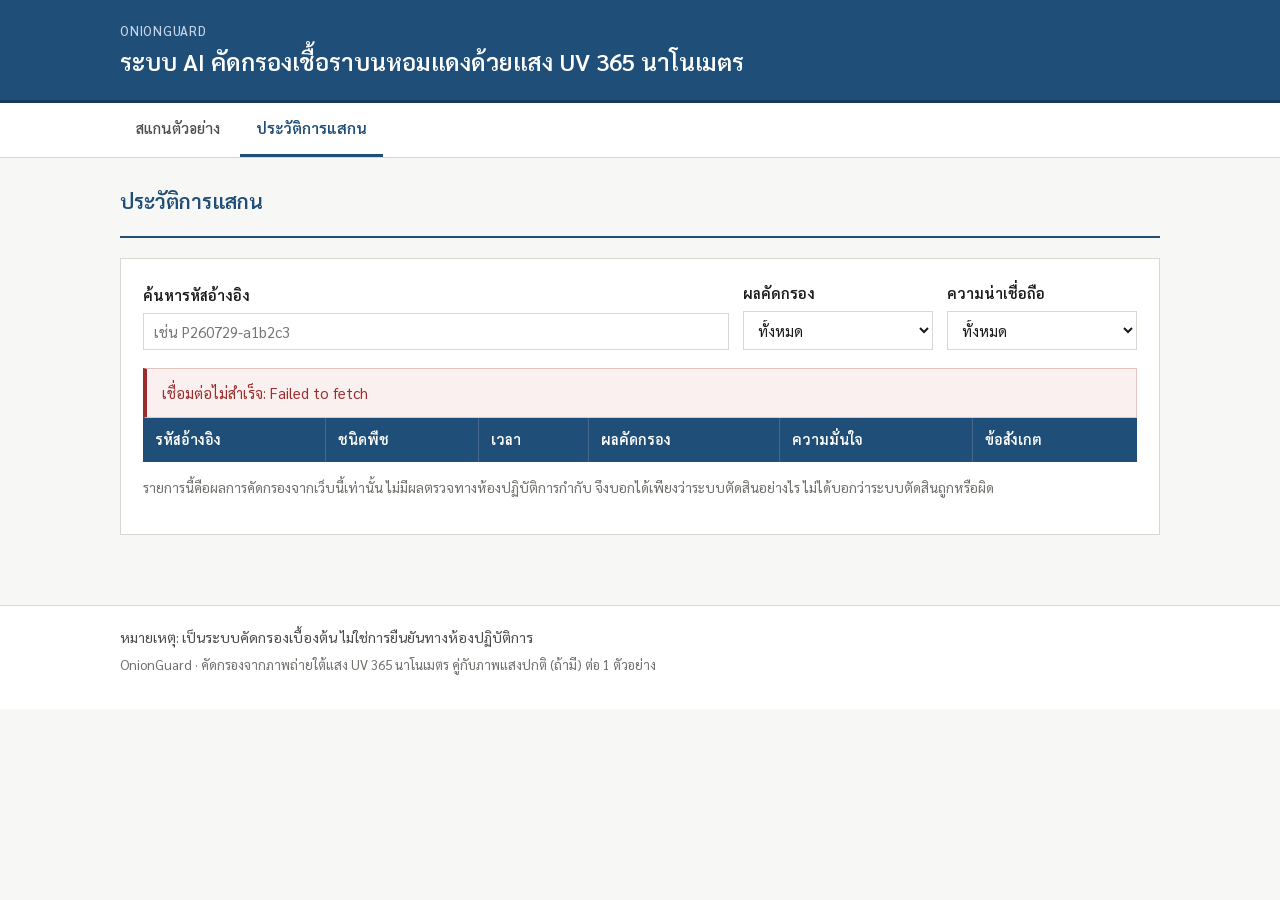
<file: web-static/history.html>
<!DOCTYPE html>
<html lang="th">
<head>
<meta charset="utf-8">
<meta name="viewport" content="width=device-width, initial-scale=1">
<title>ประวัติการแสกน — OnionGuard</title>
<link rel="preconnect" href="https://fonts.googleapis.com">
<link rel="preconnect" href="https://fonts.gstatic.com" crossorigin>
<link href="https://fonts.googleapis.com/css2?family=Sarabun:wght@400;500;600;700&display=swap" rel="stylesheet">
<link rel="stylesheet" href="style.css">
</head>
<body>

<header class="masthead">
  <div class="container masthead-inner">
    <div class="masthead-titles">
      <p class="masthead-eyebrow">OnionGuard</p>
      <h1 class="masthead-title" id="project-title">ระบบ AI คัดกรองเชื้อราบนหอมแดงด้วยแสง UV 365 นาโนเมตร</h1>
    </div>
  </div>
</header>

<nav class="mainnav">
  <div class="container mainnav-inner">
    <a href="/" class="navlink">สแกนตัวอย่าง</a>
    <a href="/history" class="navlink is-active">ประวัติการแสกน</a>
  </div>
</nav>

<main class="container main">
  <div class="mockbanner hidden" id="mock-banner" role="status">
    <span class="mockbanner-tag">ข้อมูลจำลอง</span>
    <span>ขณะนี้ระบบใช้ <strong>ข้อมูลจำลอง (mock data)</strong> ทั้งหมด ยังไม่ใช่ภาพถ่ายจริงจากกล่อง UV
      ตัวเลขประสิทธิภาพทุกค่าบนเว็บนี้ใช้เพื่อทดสอบระบบเท่านั้น <strong>ยังไม่มีความหมายเชิงความแม่นยำ</strong></span>
  </div>

  <div class="pagehead">
    <h2>ประวัติการแสกน</h2>
    <p id="page-sub">กำลังโหลด...</p>
  </div>

  <div class="panel">
    <div class="filterbar">
      <div class="field field-search">
        <label class="field-label" for="search">ค้นหารหัสอ้างอิง</label>
        <input type="search" id="search" placeholder="เช่น P260729-a1b2c3">
      </div>
      <div class="field field-select">
        <label class="field-label" for="filter-label">ผลคัดกรอง</label>
        <select id="filter-label">
          <option value="all">ทั้งหมด</option>
          <option value="1">พบความผิดปกติที่สัมพันธ์กับเชื้อรา</option>
          <option value="0">ไม่พบความผิดปกติ</option>
        </select>
      </div>
      <div class="field field-select">
        <label class="field-label" for="filter-flag">ความน่าเชื่อถือ</label>
        <select id="filter-flag">
          <option value="all">ทั้งหมด</option>
          <option value="ok">ไม่มีข้อสังเกต</option>
          <option value="flagged">มีข้อสังเกต</option>
        </select>
      </div>
    </div>

    <p class="muted" id="result-count" style="font-size:0.88rem;"></p>
    <div id="load-error" class="errorbox hidden"></div>

    <div class="table-scroll">
      <table class="data" id="scans-table">
        <thead>
          <tr>
            <th>รหัสอ้างอิง</th>
            <th>ชนิดพืช</th>
            <th>เวลา</th>
            <th>ผลคัดกรอง</th>
            <th class="num">ความมั่นใจ</th>
            <th>ข้อสังเกต</th>
          </tr>
        </thead>
        <tbody></tbody>
      </table>
    </div>

    <p class="muted" style="margin-top:14px; font-size:0.85rem;">
      รายการนี้คือผลการคัดกรองจากเว็บนี้เท่านั้น ไม่มีผลตรวจทางห้องปฏิบัติการกำกับ
      จึงบอกได้เพียงว่าระบบตัดสินอย่างไร ไม่ได้บอกว่าระบบตัดสินถูกหรือผิด
    </p>
  </div>
</main>

<footer class="sitefooter">
  <div class="container">
    <p id="footer-disclaimer">หมายเหตุ: เป็นระบบคัดกรองเบื้องต้น ไม่ใช่การยืนยันทางห้องปฏิบัติการ</p>
    <p class="sitefooter-meta">OnionGuard · คัดกรองจากภาพถ่ายใต้แสง UV 365 นาโนเมตร คู่กับภาพแสงปกติ (ถ้ามี) ต่อ 1 ตัวอย่าง</p>
  </div>
</footer>

<script src="config.js"></script>
<script src="common.js"></script>
<script>
(function () {
  const search = document.getElementById('search');
  const filterLabel = document.getElementById('filter-label');
  const filterFlag = document.getElementById('filter-flag');
  const countEl = document.getElementById('result-count');
  const loadError = document.getElementById('load-error');
  const pageSub = document.getElementById('page-sub');
  const tbody = document.querySelector('#scans-table tbody');

  // Wording is fixed by the report and must not be paraphrased or shortened:
  // the system screens for an anomaly correlated with fungus, it does not
  // identify fungus.
  const LABEL = { 1: 'พบความผิดปกติที่สัมพันธ์กับเชื้อรา', 0: 'ไม่พบความผิดปกติ' };
  // ชื่อไทยของแต่ละพืชมาจากเซิร์ฟเวอร์ ไม่ได้เขียนตายไว้ที่นี่
  let CROP_LABELS = {};
  let rows = [];

  // แถวที่บันทึกก่อนมี migration 002 ไม่มีคอลัมน์ crop เลย ซึ่งแปลว่า
  // "ตอนนั้นเว็บนี้มีแต่หอมแดง" ไม่ใช่ "ไม่รู้ว่าพืชอะไร"
  function cropOf(r) {
    const id = r.crop || 'onion';
    return CROP_LABELS[id] || id;
  }

  function pill(kind, text) {
    const span = document.createElement('span');
    span.className = 'pill ' + kind;
    span.textContent = text;
    return span;
  }

  function formatTime(iso) {
    if (!iso) return '—';
    const d = new Date(iso);
    if (isNaN(d)) return iso;
    return d.toLocaleString('th-TH', {
      year: 'numeric', month: 'short', day: 'numeric',
      hour: '2-digit', minute: '2-digit'
    });
  }

  // Reasons a result deserves less trust. Shown per row so a confident-looking
  // percentage is never read on its own.
  function flagsFor(r) {
    const out = [];
    if (r.ood_status === 'out_of_range') out.push('ภาพอยู่นอกช่วงข้อมูลที่ใช้ฝึก');
    if (r.borderline) out.push('ค่าก้ำกึ่ง');
    if (r.framing_ok === false) out.push('หาตำแหน่งตัวอย่างในภาพไม่สำเร็จ');
    return out;
  }

  function buildRows() {
    tbody.innerHTML = '';
    rows.forEach(function (r) {
      const flags = flagsFor(r);
      const tr = document.createElement('tr');
      tr.dataset.code = ((r.scan_code || '') + ' ' + cropOf(r)).toLowerCase();
      tr.dataset.label = (r.pred_label === null || r.pred_label === undefined) ? 'na' : String(r.pred_label);
      tr.dataset.flag = flags.length ? 'flagged' : 'ok';

      const code = document.createElement('td');
      code.className = 'code';
      code.textContent = r.scan_code || '—';
      tr.appendChild(code);

      const cropTd = document.createElement('td');
      cropTd.textContent = cropOf(r);
      tr.appendChild(cropTd);

      const when = document.createElement('td');
      when.textContent = formatTime(r.captured_at);
      tr.appendChild(when);

      const labelTd = document.createElement('td');
      if (r.pred_label === 1) labelTd.appendChild(pill('pill-found', LABEL[1]));
      else if (r.pred_label === 0) labelTd.appendChild(pill('pill-clear', LABEL[0]));
      else labelTd.appendChild(pill('pill-neutral', '—'));
      tr.appendChild(labelTd);

      const confTd = document.createElement('td');
      confTd.className = 'num';
      confTd.textContent = (r.pred_conf === null || r.pred_conf === undefined)
        ? '—' : (r.pred_conf * 100).toFixed(1) + '%';
      tr.appendChild(confTd);

      const flagTd = document.createElement('td');
      if (!flags.length) flagTd.appendChild(pill('pill-clear', 'ไม่มีข้อสังเกต'));
      else flagTd.appendChild(pill('pill-neutral', flags.join(' · ')));
      tr.appendChild(flagTd);

      tbody.appendChild(tr);
    });
    apply();
  }

  function apply() {
    const q = search.value.trim().toLowerCase();
    const wantLabel = filterLabel.value;
    const wantFlag = filterFlag.value;
    let shown = 0;

    Array.from(tbody.rows).forEach(function (tr) {
      const okSearch = !q || tr.dataset.code.indexOf(q) !== -1;
      const okLabel = wantLabel === 'all' || tr.dataset.label === wantLabel;
      const okFlag = wantFlag === 'all' || tr.dataset.flag === wantFlag;
      const visible = okSearch && okLabel && okFlag;
      tr.style.display = visible ? '' : 'none';
      if (visible) shown++;
    });

    countEl.textContent = 'แสดง ' + shown + ' จาก ' + rows.length + ' รายการ';
  }

  [search, filterLabel, filterFlag].forEach(function (el) {
    el.addEventListener('input', apply);
    el.addEventListener('change', apply);
  });

  apiFetch('/api/public-scans', {}, pageSub)
    .then(function (r) { return r.json().then(function (d) { return { ok: r.ok, d: d }; }); })
    .then(function (res) {
      if (!res.ok) {
        loadError.textContent = 'โหลดข้อมูลไม่สำเร็จ: ' + (res.d.error || '');
        loadError.classList.remove('hidden');
        pageSub.textContent = '';
        return;
      }
      rows = res.d.rows || [];
      CROP_LABELS = res.d.crops || {};
      if (!rows.length) {
        pageSub.textContent = 'ยังไม่มีการสแกน';
        countEl.textContent = '';
        return;
      }
      pageSub.textContent = 'ผลการคัดกรองล่าสุด ' + rows.length + ' รายการ';
      buildRows();
    })
    .catch(function (e) {
      loadError.textContent = 'เชื่อมต่อไม่สำเร็จ: ' + e.message;
      loadError.classList.remove('hidden');
      pageSub.textContent = '';
    });
})();
</script>
</body>
</html>
</file>
<file: web-static/style.css>
/* OnionGuard — academic/report styling.
   Light mode only, one accent (navy), flat surfaces: no gradients, no glow
   shadows, no purple, no dark mode. Hairline rules do the separating work,
   the way a printed report does. */

:root {
  --navy:        #1F4E79;
  --navy-dark:   #163A5A;
  --navy-tint:   #EEF3F8;

  --found:       #9B2C2C;  /* แดงอิฐเข้ม — พบความผิดปกติ */
  --found-tint:  #FAF0EF;
  --clear:       #1D6142;  /* เขียวเข้มไม่สด — ไม่พบความผิดปกติ */
  --clear-tint:  #EEF5F1;

  --notice:      #7A5B14;  /* ochre for the mock-data banner */
  --notice-tint: #FBF6E9;
  --notice-line: #E3D5AC;

  --page:        #F7F7F5;
  --surface:     #FFFFFF;
  --ink:         #1A1A1A;
  --ink-soft:    #4A4A48;
  --ink-muted:   #6E6E6A;
  --rule:        #D9D9D4;
  --rule-soft:   #E8E8E4;
}

* { box-sizing: border-box; }

html { -webkit-text-size-adjust: 100%; }

body {
  margin: 0;
  background: var(--page);
  color: var(--ink);
  font-family: "Sarabun", "IBM Plex Sans Thai", system-ui, -apple-system, "Segoe UI", sans-serif;
  font-size: 16px;
  line-height: 1.65;
}

.container { width: 100%; max-width: 1080px; margin: 0 auto; padding: 0 20px; }

/* ---------------------------------------------------------- masthead / nav */

.masthead { background: var(--navy); color: #fff; border-bottom: 3px solid var(--navy-dark); }
.masthead-inner { padding: 20px 20px 22px; }
.masthead-eyebrow {
  margin: 0 0 4px; font-size: 0.8rem; font-weight: 500;
  letter-spacing: 0.06em; color: #C6D6E6; text-transform: uppercase;
}
.masthead-title { margin: 0; font-size: 1.5rem; font-weight: 600; line-height: 1.35; }

.mainnav { background: var(--surface); border-bottom: 1px solid var(--rule); position: sticky; top: 0; z-index: 10; }
.mainnav-inner { display: flex; gap: 4px; overflow-x: auto; }
.navlink {
  flex: 0 0 auto; padding: 13px 16px; color: var(--ink-soft);
  text-decoration: none; font-size: 0.95rem; font-weight: 500;
  border-bottom: 3px solid transparent; white-space: nowrap;
}
.navlink:hover { color: var(--navy); background: var(--navy-tint); }
.navlink.is-active { color: var(--navy); border-bottom-color: var(--navy); font-weight: 600; }

.main { padding: 26px 20px 48px; }

/* ---------------------------------------------------------- mock banner */

.mockbanner {
  display: flex; gap: 12px; align-items: flex-start;
  background: var(--notice-tint); border: 1px solid var(--notice-line);
  border-left: 4px solid var(--notice);
  padding: 12px 16px; margin-bottom: 26px;
  font-size: 0.9rem; color: #4A3B12;
}
.mockbanner-tag {
  flex: 0 0 auto; background: var(--notice); color: #fff;
  font-size: 0.75rem; font-weight: 600; padding: 2px 9px; letter-spacing: 0.03em;
}

/* ---------------------------------------------------------- page structure */

.pagehead { margin: 0 0 20px; padding-bottom: 12px; border-bottom: 2px solid var(--navy); }
.pagehead h2 { margin: 0; font-size: 1.3rem; font-weight: 600; color: var(--navy); }
.pagehead p { margin: 6px 0 0; color: var(--ink-muted); font-size: 0.92rem; }

.panel {
  background: var(--surface); border: 1px solid var(--rule);
  padding: 22px; margin-bottom: 22px;
}
.panel-title {
  margin: 0 0 16px; font-size: 1.02rem; font-weight: 600; color: var(--navy);
  padding-bottom: 9px; border-bottom: 1px solid var(--rule-soft);
}

.grid-2 { display: grid; grid-template-columns: 1fr 1fr; gap: 22px; }
.grid-3 { display: grid; grid-template-columns: repeat(3, 1fr); gap: 16px; }
.grid-4 { display: grid; grid-template-columns: repeat(4, 1fr); gap: 16px; }

/* ---------------------------------------------------------- tables */

.table-scroll { overflow-x: auto; }
table.data { width: 100%; border-collapse: collapse; font-size: 0.9rem; }
table.data thead th {
  background: var(--navy); color: #fff; font-weight: 600; text-align: left;
  padding: 10px 12px; white-space: nowrap; border-right: 1px solid rgba(255,255,255,0.16);
}
table.data thead th:last-child { border-right: none; }
table.data tbody td { padding: 9px 12px; border-bottom: 1px solid var(--rule-soft); }
table.data tbody tr:nth-child(even) { background: #FBFBFA; }
table.data tbody tr:hover { background: var(--navy-tint); }
.num { text-align: right; font-variant-numeric: tabular-nums; }
.code { font-weight: 600; color: var(--navy); }

/* ---------------------------------------------------------- status pills */

.pill {
  display: inline-block; padding: 2px 10px; font-size: 0.82rem; font-weight: 600;
  border: 1px solid transparent;
}
/* The full result wording is long by design (it must match the report
   verbatim), so inside dense tables let it wrap instead of forcing a very
   wide column. */
table.data .pill { white-space: normal; min-width: 9.5rem; }
.pill-found { background: var(--found-tint); color: var(--found); border-color: #E2C4C1; }
.pill-clear { background: var(--clear-tint); color: var(--clear); border-color: #BFD8CB; }
.pill-neutral { background: #F1F1EE; color: var(--ink-muted); border-color: var(--rule); }

.mark-ok { color: var(--clear); font-weight: 600; }
.mark-bad { color: var(--found); font-weight: 600; }

/* ---------------------------------------------------------- stat tiles */

.stat { background: var(--surface); border: 1px solid var(--rule); padding: 16px 18px; }
.stat-label { margin: 0 0 6px; font-size: 0.85rem; color: var(--ink-muted); }
.stat-value { margin: 0; font-size: 2rem; font-weight: 700; line-height: 1.15; color: var(--navy); }
.stat-value.is-found { color: var(--found); }
.stat-value.is-clear { color: var(--clear); }
.stat-sub { margin: 4px 0 0; font-size: 0.82rem; color: var(--ink-muted); }

/* balance bar on /dataset */
.balancebar { display: flex; height: 34px; border: 1px solid var(--rule); overflow: hidden; }
.balancebar-seg { display: flex; align-items: center; justify-content: center;
  color: #fff; font-size: 0.85rem; font-weight: 600; }
.balancebar-found { background: var(--found); }
.balancebar-clear { background: var(--clear); }
.legend { display: flex; gap: 20px; margin-top: 12px; font-size: 0.88rem; color: var(--ink-soft); }
.legend-item { display: flex; align-items: center; gap: 7px; }
.legend-swatch { width: 13px; height: 13px; flex: 0 0 auto; }
.legend-found { background: var(--found); }
.legend-clear { background: var(--clear); }

/* ---------------------------------------------------------- forms */

.field { margin-bottom: 16px; }
.field-label { display: block; margin-bottom: 6px; font-weight: 600; font-size: 0.92rem; }
.cropchoice { display: flex; gap: 10px; flex-wrap: wrap; }
.cropoption {
  display: inline-flex; align-items: center; gap: 8px;
  padding: 8px 14px; border: 1px solid var(--rule); border-radius: 8px;
  cursor: pointer; font-weight: 500;
}
.cropoption:has(input:checked) { border-color: var(--navy); background: var(--navy-tint); }
.cropoption:has(input:disabled) { opacity: 0.55; cursor: not-allowed; }
.field-hint { margin: 4px 0 0; font-size: 0.85rem; color: var(--ink-muted); }

input[type="file"], input[type="search"], select {
  font-family: inherit; font-size: 0.92rem; padding: 8px 10px;
  border: 1px solid var(--rule); background: var(--surface); color: var(--ink);
  width: 100%; max-width: 100%;
}
input[type="file"]:focus, input[type="search"]:focus, select:focus {
  outline: 2px solid var(--navy); outline-offset: 1px;
}

.btn {
  font-family: inherit; font-size: 0.95rem; font-weight: 600;
  padding: 10px 22px; border: 1px solid var(--navy); background: var(--navy);
  color: #fff; cursor: pointer;
}
.btn:hover:not(:disabled) { background: var(--navy-dark); border-color: var(--navy-dark); }
.btn:disabled { opacity: 0.5; cursor: not-allowed; }
.btn-secondary { background: var(--surface); color: var(--navy); }
.btn-secondary:hover:not(:disabled) { background: var(--navy-tint); }

.filterbar { display: flex; gap: 14px; flex-wrap: wrap; align-items: flex-end; margin-bottom: 18px; }
.filterbar .field { margin-bottom: 0; }
.filterbar .field-search { flex: 1 1 240px; }
.filterbar .field-select { flex: 0 1 190px; }

/* ---------------------------------------------------------- camera status bar */

.camerabar {
  display: flex; gap: 12px; align-items: flex-start;
  padding: 11px 15px; margin-bottom: 22px;
  border: 1px solid var(--rule); border-left-width: 4px;
  font-size: 0.89rem; background: var(--surface);
}
.camerabar-tag {
  flex: 0 0 auto; font-size: 0.75rem; font-weight: 600;
  padding: 2px 9px; color: #fff; letter-spacing: 0.03em;
}
.camerabar-loading { border-left-color: var(--ink-muted); color: var(--ink-soft); }
.camerabar-loading .camerabar-tag { background: var(--ink-muted); }
.camerabar-live { border-left-color: var(--clear); background: var(--clear-tint); color: #17402C; }
.camerabar-live .camerabar-tag { background: var(--clear); }
.camerabar-warn { border-left-color: var(--notice); background: var(--notice-tint); color: #4A3B12; }
.camerabar-warn .camerabar-tag { background: var(--notice); }
.camerabar-mock { border-left-color: var(--notice); background: var(--notice-tint); color: #4A3B12; }
.camerabar-mock .camerabar-tag { background: var(--notice); }

/* ---------------------------------------------------------- capture flow */

.stepcount {
  margin: 0 0 6px; font-size: 0.82rem; font-weight: 600; letter-spacing: 0.04em;
  color: var(--ink-muted); text-transform: uppercase;
}
.stepprompt { margin: 0 0 20px; font-size: 1.1rem; line-height: 1.6; color: var(--ink); }

.capture-actions { display: flex; gap: 12px; flex-wrap: wrap; align-items: center; }
.btn-capture { font-size: 1.15rem; font-weight: 700; padding: 16px 40px; }
.statustext { color: var(--navy); font-size: 0.95rem; font-weight: 600; }

.shots-label {
  margin: 24px 0 8px; font-size: 0.85rem; font-weight: 600; color: var(--ink-muted);
}

.warnbox {
  margin-top: 18px; padding: 12px 15px;
  background: var(--notice-tint); border: 1px solid var(--notice-line);
  border-left: 4px solid var(--notice);
  font-size: 0.88rem; color: #4A3B12; line-height: 1.7;
}

.okbox {
  margin-top: 18px; padding: 12px 15px;
  background: var(--clear-tint); border: 1px solid #BFD8CB;
  border-left: 4px solid var(--clear);
  font-size: 0.88rem; color: #17402C; line-height: 1.7;
}

.camerabar-info {
  border-left-color: var(--navy); background: var(--navy-tint); color: #17324B;
}
.camerabar-info .camerabar-tag { background: var(--navy); }

/* ---------------------------------------------------------- step checklist */

.steplist { border: 1px solid var(--rule); }
.steprow {
  display: flex; align-items: center; gap: 12px;
  padding: 9px 14px; border-bottom: 1px solid var(--rule-soft); font-size: 0.9rem;
}
.steprow:last-child { border-bottom: none; }
.steprow-id {
  flex: 0 0 auto; min-width: 2.6rem; font-weight: 700; color: var(--navy);
}
.steprow-prompt { flex: 1 1 auto; color: var(--ink-soft); }
.steprow-state {
  flex: 0 0 auto; font-size: 0.8rem; font-weight: 600; padding: 2px 10px;
  border: 1px solid var(--rule); background: #F1F1EE; color: var(--ink-muted);
}
.steprow-state[data-state="done"] {
  background: var(--clear-tint); color: var(--clear); border-color: #BFD8CB;
}

/* ---------------------------------------------------------- preview gate */

.previewhint { margin: 0 0 16px; font-size: 0.92rem; color: var(--ink-soft); }

.preview-figure { margin: 0; max-width: 480px; }
.preview-figure img {
  width: 100%; height: auto; display: block;
  border: 1px solid var(--rule); background: var(--page);
}
.preview-figure figcaption {
  margin-top: 8px; font-size: 0.85rem; color: var(--ink-muted);
}

.countdown { margin: 18px 0 16px; max-width: 480px; }
.countdown-track { height: 4px; background: var(--rule-soft); overflow: hidden; }
/* Linear width updates come from rAF in the page, not a CSS transition — a
   transition would lag behind the real remaining time. */
.countdown-fill { height: 100%; width: 100%; background: var(--navy); }
.countdown-text {
  margin: 7px 0 0; font-size: 0.85rem; color: var(--ink-muted);
  font-variant-numeric: tabular-nums;
}

.btn-retake { font-size: 1.05rem; padding: 16px 30px; }

/* ---------------------------------------------------------- scan result */

.result-headline { display: flex; flex-wrap: wrap; gap: 12px; align-items: baseline; }
.result-label { margin: 0; font-size: 1.7rem; font-weight: 700; line-height: 1.3; }
.result-label.is-found { color: var(--found); }
.result-label.is-clear { color: var(--clear); }

.result-figures { display: flex; gap: 34px; flex-wrap: wrap; margin: 18px 0 0; }
.figure-block { }
.figure-label { margin: 0 0 2px; font-size: 0.85rem; color: var(--ink-muted); }
.figure-value { margin: 0; font-size: 2.4rem; font-weight: 700; line-height: 1.1; color: var(--navy); }
.figure-value.is-found { color: var(--found); }
.figure-value.is-clear { color: var(--clear); }
.figure-unit { font-size: 1.1rem; font-weight: 600; }

.overlay-figure { margin: 0; }
.overlay-figure img { width: 100%; height: auto; border: 1px solid var(--rule); display: block; }
.overlay-figure figcaption { margin-top: 8px; font-size: 0.85rem; color: var(--ink-muted); }

.notebox {
  margin-top: 18px; padding: 11px 14px; background: var(--page);
  border-left: 3px solid var(--ink-muted); font-size: 0.88rem; color: var(--ink-soft);
}
.errorbox {
  padding: 12px 15px; background: var(--found-tint); border: 1px solid #E2C4C1;
  border-left: 4px solid var(--found); color: var(--found); font-size: 0.92rem;
}

/* Columns follow the number of shots: a single-view protocol should not
   render its one photo in a quarter-width cell too small to judge focus on. */
.previewgrid { display: grid; grid-template-columns: repeat(4, 1fr); gap: 10px; margin-top: 12px; }
.previewgrid[data-count="1"] { grid-template-columns: minmax(0, 420px); }
.previewgrid[data-count="2"] { grid-template-columns: repeat(2, minmax(0, 320px)); }
.previewgrid[data-count="3"] { grid-template-columns: repeat(3, 1fr); }
.previewgrid img { width: 100%; height: auto; border: 1px solid var(--rule); display: block; }
.previewgrid figcaption { margin-top: 4px; font-size: 0.78rem; color: var(--ink-muted); text-align: center; }

.spinner-text { color: var(--ink-muted); font-size: 0.92rem; }

/* ---------------------------------------------------------- result layout */

/* Image left, readings right, restart centred underneath. Collapses to one
   column on narrow screens so the phone stays usable at the box. */
.resultlayout {
  display: grid;
  grid-template-columns: minmax(0, 1fr) minmax(0, 1fr);
  gap: 22px;
  align-items: start;
}
.resultlayout .panel { margin-bottom: 0; }
.resultlayout-image img { width: 100%; height: auto; display: block; }

.restart-row { display: flex; justify-content: center; margin: 24px 0 8px; }
.restart-row .btn { min-width: 220px; }

@media (max-width: 860px) {
  .resultlayout { grid-template-columns: 1fr; }
}

/* ---------------------------------------------------------- report figures */

.report-figure { margin: 0; }
.report-figure img { width: 100%; height: auto; border: 1px solid var(--rule); display: block; background: #fff; }
.report-figure figcaption { margin-top: 8px; font-size: 0.85rem; color: var(--ink-muted); }

/* confusion matrix rendered as a table (real numbers, not an image) */
table.confusion { border-collapse: collapse; width: 100%; font-size: 0.92rem; }
table.confusion th, table.confusion td { border: 1px solid var(--rule); padding: 11px 12px; text-align: center; }
table.confusion thead th { background: var(--navy); color: #fff; font-weight: 600; }
table.confusion tbody th { background: var(--navy-tint); color: var(--navy); font-weight: 600; text-align: left; }
table.confusion .cell-correct { background: var(--clear-tint); color: var(--clear); font-weight: 700; font-size: 1.15rem; }
table.confusion .cell-wrong { background: var(--found-tint); color: var(--found); font-weight: 700; font-size: 1.15rem; }
.cell-note { display: block; font-size: 0.76rem; font-weight: 400; color: var(--ink-muted); }

/* ---------------------------------------------------------- footer */

.sitefooter {
  border-top: 1px solid var(--rule); background: var(--surface);
  padding: 20px 0 28px; font-size: 0.88rem; color: var(--ink-soft);
}
.sitefooter p { margin: 0 0 5px; }
.sitefooter-meta { color: var(--ink-muted); font-size: 0.83rem; }

.muted { color: var(--ink-muted); }
.hidden { display: none !important; }

/* ---------------------------------------------------------- responsive */

@media (max-width: 860px) {
  .grid-2, .grid-3, .grid-4 { grid-template-columns: 1fr 1fr; }
}
@media (max-width: 600px) {
  body { font-size: 15px; }
  .masthead-title { font-size: 1.15rem; }
  .grid-2, .grid-3, .grid-4 { grid-template-columns: 1fr; }
  .panel { padding: 16px; }
  .result-label { font-size: 1.35rem; }
  .figure-value { font-size: 2rem; }
  .result-figures { gap: 22px; }
  .previewgrid { grid-template-columns: repeat(2, 1fr); }
  .navlink { padding: 12px 12px; font-size: 0.9rem; }
}

/* ---------------------------------------------------------- label page */

.req { color: var(--found); font-weight: 700; }

.result-sample {
  margin: 0 0 8px; font-size: 0.88rem; color: var(--ink-muted);
  font-variant-numeric: tabular-nums;
}

.labelbtns { display: flex; gap: 8px; align-items: center; flex-wrap: wrap; }
.btn-label { padding: 5px 14px; font-size: 0.86rem; }
/* Selected state carries the class colour so the recorded answer is readable
   at a glance while scanning down a long list. */
.btn-label.is-on-1 { background: var(--found); border-color: var(--found); color: #fff; }
.btn-label.is-on-0 { background: var(--clear); border-color: var(--clear); color: #fff; }
.btn-label:not(.is-on-1):not(.is-on-0):not(.btn-secondary) {
  background: var(--surface); color: var(--ink-soft); border-color: var(--rule);
}
.btn-label:not(.is-on-1):not(.is-on-0):not(.btn-secondary):hover {
  background: var(--navy-tint); color: var(--navy); border-color: var(--navy);
}
.labelstatus { font-size: 0.78rem; color: var(--ink-muted); margin-left: 4px; }

/* ---- คำแนะนำหลังสแกน ----------------------------------------------------
   บอกว่าควรทำอะไรต่อ ไม่ใช่รับรองว่าปลอดภัย สีจึงใช้ชุดเดียวกับผลการคัดกรอง
   (แดงอิฐ = พบ, เขียวเข้ม = ไม่พบ) ไม่ได้เพิ่มสีใหม่ให้ต้องตีความ */
.advice {
  margin-top: 20px; padding: 15px 17px;
  background: var(--surface); border: 1px solid var(--rule);
  border-left: 4px solid var(--ink-muted);
}
.advice-title {
  margin: 0 0 8px; font-size: 1rem; font-weight: 600; color: var(--ink);
}
.advice-reason {
  margin: 0 0 10px; font-size: 0.88rem; color: var(--ink-soft);
}
.advice-steps {
  margin: 0; padding-left: 20px; font-size: 0.92rem; color: var(--ink-soft);
}
.advice-steps li { margin-bottom: 6px; line-height: 1.55; }
.advice-steps li:last-child { margin-bottom: 0; }
.advice-note {
  margin: 12px 0 0; padding-top: 10px; border-top: 1px solid var(--rule-soft);
  font-size: 0.85rem; color: var(--ink-muted); line-height: 1.55;
}

.advice.is-positive   { border-left-color: var(--found);  background: var(--found-tint); }
.advice.is-positive .advice-title { color: var(--found); }
.advice.is-negative   { border-left-color: var(--clear);  background: var(--clear-tint); }
.advice.is-negative .advice-title { color: var(--clear); }
.advice.is-caution    { border-left-color: var(--notice); background: var(--notice-tint); }
.advice.is-caution .advice-title { color: var(--notice); }
/* ผลเชื่อไม่ได้: เป็นกลาง ไม่ใช้สีผลบวก/ลบ เพราะยังไม่มีผลให้สื่อ */
.advice.is-unreliable { border-left-color: var(--ink-muted); background: var(--page); }
.advice.is-unreliable .advice-title { color: var(--ink); }
</file>
<file: assets/style.css>
/* ============================================================
   OnionGuard — Design System v2 (single-angle)
   ข้อห้าม: ไม่มี gradient, ไม่มีสีม่วง/น้ำเงินอมม่วง,
   radius <= 3px, ไม่มี spinner, fluor เฉพาะในช่องมองตัวอย่าง
   ============================================================ */

:root{
  --ink:#17130F;
  --bone:#EDE7DA;
  --kraft:#DDD4C2;
  --rule:#C4B8A2;
  --muted:#6E6355;
  --rust:#A83A12;
  --ochre:#B5821A;
  --olive:#37502C;
  --fluor:#C7D93A;
  --chamber:#14120F;

  --bar-h:56px;
  --foot-h:34px;
  --r:2px;
}

*{box-sizing:border-box;margin:0;padding:0}
html{scroll-behavior:smooth}
body{
  background:var(--bone);
  color:var(--ink);
  font-family:'IBM Plex Sans Thai',sans-serif;
  font-weight:300;
  line-height:1.7;
  -webkit-font-smoothing:antialiased;
  padding-bottom:var(--foot-h);
}
h1,h2,h3,h4,.disp{
  font-family:'Anuphan','IBM Plex Sans Thai',sans-serif;
  font-weight:700;line-height:1.24;letter-spacing:-.015em;
}
.mono{font-family:'IBM Plex Mono',monospace;letter-spacing:.05em}
a{color:inherit}

/* ---------- top bar ---------- */
.topbar{
  height:var(--bar-h);background:var(--ink);color:var(--bone);
  display:flex;align-items:center;gap:26px;
  padding:0 24px;position:sticky;top:0;z-index:60;
}
.brand{
  font-family:'IBM Plex Mono',monospace;font-size:.78rem;
  letter-spacing:.2em;font-weight:500;white-space:nowrap;text-decoration:none;
}
.nav{display:flex;gap:2px;flex:1 1 auto;overflow-x:auto;scrollbar-width:none}
.nav::-webkit-scrollbar{display:none}
.nav a{
  font-family:'IBM Plex Mono',monospace;font-size:.72rem;letter-spacing:.1em;
  color:#9A9184;text-decoration:none;padding:7px 11px;border:1px solid transparent;
  border-radius:var(--r);white-space:nowrap;
}
.nav a:hover{color:var(--bone);border-color:#3A342C}
.nav a[aria-current="page"]{background:var(--bone);color:var(--ink);border-color:var(--bone);font-weight:500}
.nav a:focus-visible,button:focus-visible,select:focus-visible,input:focus-visible{
  outline:2px solid var(--fluor);outline-offset:2px
}
.dots{display:flex;gap:7px;align-items:center}
.dot{width:8px;height:8px;border-radius:50%;background:#3A342C}
.dot.live{background:var(--olive)}
.dot.warn{background:var(--ochre)}

/* ---------- bottom bar ---------- */
.statusbar{
  position:fixed;left:0;right:0;bottom:0;height:var(--foot-h);z-index:60;
  background:var(--ink);color:#9A9184;display:flex;align-items:center;
  gap:0 18px;padding:0 24px;overflow-x:auto;
  font-family:'IBM Plex Mono',monospace;font-size:.66rem;letter-spacing:.11em;white-space:nowrap;
}
.statusbar b{color:var(--bone);font-weight:500}
.statusbar .sep{color:#3A342C}
.statusbar .push{margin-left:auto}

/* ---------- layout ---------- */
.page{max-width:1200px;margin:0 auto;padding:24px}
.phead{display:flex;flex-wrap:wrap;gap:6px 18px;align-items:baseline;margin-bottom:18px}
.phead h1{font-size:1.5rem}
.phead .route{font-family:'IBM Plex Mono',monospace;font-size:.7rem;letter-spacing:.12em;color:var(--muted)}
.phead .sub{color:var(--muted);font-size:.9rem;flex:1 1 100%;max-width:70ch}
.eye{
  font-family:'IBM Plex Mono',monospace;font-size:.66rem;letter-spacing:.2em;
  text-transform:uppercase;color:var(--rust);margin-bottom:9px;
}
.card{border:1px solid var(--ink);background:var(--bone);border-radius:var(--r)}
.card-h{
  background:var(--ink);color:var(--bone);padding:10px 14px;
  display:flex;align-items:center;gap:10px;
  font-family:'IBM Plex Mono',monospace;font-size:.66rem;letter-spacing:.16em;text-transform:uppercase;
}
.card-h .push{margin-left:auto}
.card-b{padding:16px}
.panel{border:1px solid var(--rule);background:var(--kraft);padding:14px;border-radius:var(--r)}
h4.lbl{
  font-family:'IBM Plex Mono',monospace;font-size:.66rem;letter-spacing:.18em;text-transform:uppercase;
  color:var(--rust);margin:0 0 8px;padding-bottom:5px;border-bottom:1px solid var(--rule);
}
.muted{color:var(--muted)}
.small{font-size:.86rem}
.tiny{font-size:.76rem}

/* ---------- controls ---------- */
button,.btn{
  font-family:'IBM Plex Sans Thai',sans-serif;font-size:.86rem;font-weight:400;
  background:transparent;color:var(--ink);border:1px solid var(--ink);
  padding:8px 13px;border-radius:var(--r);cursor:pointer;line-height:1.3;
}
button:hover{background:var(--ink);color:var(--bone)}
button[aria-pressed="true"]{background:var(--ink);color:var(--bone);font-weight:500}
button.ghost{border-color:var(--rule);color:var(--muted)}
button.ghost:hover{border-color:var(--ink);background:transparent;color:var(--ink)}
button:disabled{opacity:.4;cursor:not-allowed}
button.mono{font-family:'IBM Plex Mono',monospace;font-size:.7rem;letter-spacing:.1em}
button.big{
  font-family:'Anuphan',sans-serif;font-weight:700;font-size:1rem;
  padding:16px;width:100%;background:var(--ink);color:var(--bone);letter-spacing:.02em;
}
button.big:hover{background:#2A2219}
button.big[data-busy="true"]{background:var(--rust);border-color:var(--rust);color:#fff}
select,input[type="text"],input[type="search"]{
  font-family:'IBM Plex Sans Thai',sans-serif;font-size:.86rem;
  background:var(--bone);color:var(--ink);border:1px solid var(--rule);
  padding:7px 10px;border-radius:var(--r);
}
.row{display:flex;flex-wrap:wrap;gap:8px;align-items:center}
.seg{display:inline-flex;border:1px solid var(--ink);border-radius:var(--r);overflow:hidden}
.seg button{border:none;border-right:1px solid var(--ink);border-radius:0}
.seg button:last-child{border-right:none}

/* ---------- chips / status ---------- */
.chip{
  display:inline-block;font-family:'Anuphan',sans-serif;font-weight:600;font-size:.8rem;
  padding:5px 11px;border:1px solid var(--ink);border-radius:var(--r);white-space:nowrap;
}
.chip.clear{background:var(--olive);color:#EFEDE2;border-color:var(--olive)}
.chip.susp{background:var(--ochre);color:var(--ink);border-color:var(--ochre)}
.chip.pos{background:var(--rust);color:#fff;border-color:var(--rust)}
.chip.none{background:transparent;color:var(--muted);border-color:var(--rule)}

/* ---------- metrics ---------- */
.metrics{display:grid;gap:1px;background:var(--rule);border:1px solid var(--rule);border-radius:var(--r)}
.metrics div{
  background:var(--bone);display:flex;justify-content:space-between;align-items:baseline;
  gap:12px;padding:10px 12px;
}
.metrics dt,.metrics .k{
  font-family:'IBM Plex Mono',monospace;font-size:.72rem;letter-spacing:.08em;color:var(--muted);
}
.metrics .v{font-family:'IBM Plex Mono',monospace;font-size:1.05rem;font-weight:500;color:var(--ink)}
.metrics .v small{font-size:.7rem;color:var(--muted);font-weight:400}

/* ---------- tables ---------- */
table.t{width:100%;border-collapse:collapse;font-size:.86rem}
table.t th{
  background:var(--ink);color:var(--bone);text-align:left;padding:9px 11px;
  font-family:'IBM Plex Mono',monospace;font-weight:400;font-size:.68rem;letter-spacing:.12em;
  text-transform:uppercase;position:sticky;top:var(--bar-h);z-index:5;
}
table.t td{padding:8px 11px;border-bottom:1px solid var(--rule);color:var(--muted);vertical-align:middle}
table.t tbody tr:nth-child(even) td{background:rgba(0,0,0,.025)}
table.t tbody tr:hover td{background:var(--kraft)}
table.t td b{color:var(--ink);font-weight:600}
table.t td.num{font-family:'IBM Plex Mono',monospace;font-size:.82rem;text-align:right;color:var(--ink)}
table.t td.miss{color:var(--rust);font-weight:600}
.tbl-scroll{overflow-x:auto}

/* ---------- notes ---------- */
.note{border-left:3px solid var(--rust);background:var(--kraft);padding:12px 16px;border-radius:0 var(--r) var(--r) 0}
.note b{display:block;font-family:'Anuphan',sans-serif;font-weight:600;font-size:.9rem;margin-bottom:3px;color:var(--ink)}
.note p{margin:0;font-size:.86rem;color:var(--muted)}
.note.dead{border-left-color:var(--muted)}
.note.warn{border-left-color:var(--ochre)}

/* ---------- bars ---------- */
.bar{height:12px;background:var(--kraft);border:1px solid var(--rule);border-radius:var(--r);overflow:hidden}
.bar span{display:block;height:100%;background:var(--ink)}
.bar span.rust{background:var(--rust)}
.bar span.ochre{background:var(--ochre)}
.bar span.olive{background:var(--olive)}

/* ---------- sample viewport (fluor allowed ONLY here) ---------- */
.stage{border:1px solid var(--ink);background:var(--chamber);position:relative;border-radius:var(--r);overflow:hidden}
.stage canvas{display:block;width:100%;height:100%;touch-action:none}
.stage .view{height:clamp(280px,44vh,440px);position:relative}
.stage .view canvas{cursor:grab}
.stage .view canvas:active{cursor:grabbing}
.flat-view{display:none;height:100%;align-items:center;justify-content:center;padding:14px}
.flat-view.on{display:flex}
.flat-view svg{max-height:100%;height:auto;width:auto;max-width:100%}
.hud{
  position:absolute;top:0;left:0;right:0;display:flex;justify-content:space-between;gap:10px;
  padding:10px 12px;pointer-events:none;
  font-family:'IBM Plex Mono',monospace;font-size:.62rem;letter-spacing:.14em;
  color:#8D8577;text-transform:uppercase;
}
.stage-ctl{
  display:flex;flex-wrap:wrap;gap:6px;padding:10px 12px;border-top:1px solid #2A251E;background:#100E0C;
}
.stage-ctl button{
  font-family:'IBM Plex Mono',monospace;font-size:.66rem;letter-spacing:.1em;
  background:transparent;color:#9A9184;border:1px solid #3A342C;padding:6px 10px;
}
.stage-ctl button:hover{color:var(--bone);border-color:#6E6355;background:transparent}
.stage-ctl button[aria-pressed="true"]{background:var(--bone);color:var(--ink);border-color:var(--bone);font-weight:500}
.stage-ctl .push{margin-left:auto}
.stage-foot{
  font-family:'IBM Plex Mono',monospace;font-size:.62rem;letter-spacing:.1em;color:var(--muted);
  margin-top:7px;display:flex;flex-wrap:wrap;gap:4px 14px;
}

/* ---------- grids ---------- */
.g2{display:grid;grid-template-columns:1fr 1fr;gap:18px}
.g3{display:grid;grid-template-columns:repeat(3,1fr);gap:18px}
.scan-grid{display:grid;grid-template-columns:minmax(0,1.55fr) minmax(280px,1fr);gap:18px;align-items:start}
.model-grid{display:grid;grid-template-columns:minmax(0,1.3fr) minmax(260px,1fr);gap:18px;align-items:start}
.stack{display:grid;gap:14px}
.stack-lg{display:grid;gap:22px}

/* ---------- thumbnails ---------- */
.thumb{width:44px;height:44px;border:1px solid var(--rule);border-radius:var(--r);display:block;background:var(--chamber)}
.thumb.lg{width:96px;height:96px}

/* ---------- label queue ---------- */
.lq-card{display:grid;grid-template-columns:170px minmax(0,1fr);gap:18px;align-items:start}
.upnext{display:flex;flex-wrap:wrap;gap:6px}
.upnext span{
  font-family:'IBM Plex Mono',monospace;font-size:.7rem;letter-spacing:.08em;color:var(--muted);
  border:1px solid var(--rule);padding:3px 8px;border-radius:var(--r);
}
.upnext span:first-child{border-color:var(--ink);color:var(--ink);font-weight:500}
.keyhint{
  font-family:'IBM Plex Mono',monospace;font-size:.62rem;letter-spacing:.1em;
  border:1px solid currentColor;padding:0 4px;border-radius:var(--r);margin-left:7px;opacity:.75;
}

/* ---------- confusion matrix ---------- */
.cm{display:grid;grid-template-columns:auto 1fr 1fr;gap:1px;background:var(--rule);border:1px solid var(--rule);border-radius:var(--r)}
.cm>div{background:var(--bone);padding:10px 12px;text-align:center;font-family:'IBM Plex Mono',monospace;font-size:.72rem;color:var(--muted)}
.cm>div.n{font-size:1.15rem;color:var(--ink);font-weight:500}
.cm>div.hit{background:var(--kraft)}
.cm>div.miss{background:#F0DED6;color:var(--rust)}

/* ---------- misc ---------- */
.hr{height:1px;background:var(--rule);border:none;margin:22px 0}
.gallery{display:grid;grid-template-columns:repeat(auto-fill,minmax(112px,1fr));gap:10px}
.gallery figure{border:1px solid var(--rule);border-radius:var(--r);padding:7px;background:var(--kraft)}
.gallery figcaption{font-family:'IBM Plex Mono',monospace;font-size:.64rem;letter-spacing:.06em;color:var(--muted);margin-top:5px}
.gallery svg{width:100%;height:auto;display:block;border-radius:var(--r)}
.toggle-list{display:grid;gap:2px}
.toggle-list button{
  display:flex;align-items:center;gap:9px;text-align:left;width:100%;
  border-color:var(--rule);color:var(--muted);font-size:.84rem;padding:7px 10px;
}
.toggle-list button:hover{background:transparent;color:var(--ink);border-color:var(--ink)}
.toggle-list button[aria-pressed="true"]{background:transparent;color:var(--ink);border-color:var(--ink);font-weight:500}
.toggle-list .led{width:9px;height:9px;border-radius:50%;border:1px solid var(--muted);flex:0 0 auto}
.toggle-list button[aria-pressed="true"] .led{background:var(--rust);border-color:var(--rust)}
.steps{
  font-family:'IBM Plex Mono',monospace;font-size:.68rem;letter-spacing:.1em;color:var(--muted);
  min-height:1.4em;margin-top:8px;text-align:center;
}
.steps b{color:var(--rust);font-weight:500}

ul.tick{list-style:none;display:grid;gap:6px}
ul.tick li{position:relative;padding-left:17px;font-size:.88rem;color:var(--muted)}
ul.tick li::before{content:"";position:absolute;left:0;top:.72em;width:7px;height:1px;background:var(--rust)}
ul.tick li b{color:var(--ink);font-weight:600}

.hist{display:grid;gap:9px}
.hist .hrow{display:grid;grid-template-columns:78px 1fr;gap:10px;align-items:center}
.hist .hlbl{font-size:.8rem;color:var(--muted)}
.hist .hbars{display:flex;gap:2px;height:46px;align-items:flex-end}
.hist .hbars i{flex:1 1 0;background:var(--rule);border-radius:1px 1px 0 0;min-height:1px}
.hist .hbars i.a{background:var(--olive)}
.hist .hbars i.b{background:var(--rust)}
.axis{
  display:flex;justify-content:space-between;font-family:'IBM Plex Mono',monospace;
  font-size:.62rem;letter-spacing:.08em;color:var(--muted);margin-top:4px;
}

dialog{
  border:1px solid var(--ink);border-radius:var(--r);background:var(--bone);color:var(--ink);
  padding:0;max-width:min(760px,94vw);width:100%;
}
dialog::backdrop{background:rgba(23,19,15,.62)}

/* ---------- ลายน้ำ mockup (ตรงกลางทุกหน้า เอียงล่างซ้าย→บนขวา) ---------- */
.wm-wrap{
  position:fixed;inset:0;z-index:40;pointer-events:none;overflow:hidden;
  display:flex;align-items:center;justify-content:center;
}
.wm{
  transform:rotate(-45deg);           /* ล่างซ้ายไปบนขวา */
  font-family:'Anuphan','IBM Plex Sans Thai',sans-serif;font-weight:700;
  font-size:clamp(3.4rem,15vw,13rem);letter-spacing:.02em;white-space:nowrap;
  color:var(--rust);opacity:.24;user-select:none;
}

@media(max-width:900px){
  .scan-grid,.model-grid,.g2,.g3,.lq-card{grid-template-columns:1fr}
  .topbar{gap:14px;padding:0 14px}
  .page{padding:16px}
  .statusbar{padding:0 14px}
}
@media(prefers-reduced-motion:reduce){*{animation:none!important;transition:none!important}html{scroll-behavior:auto}}
</file>
